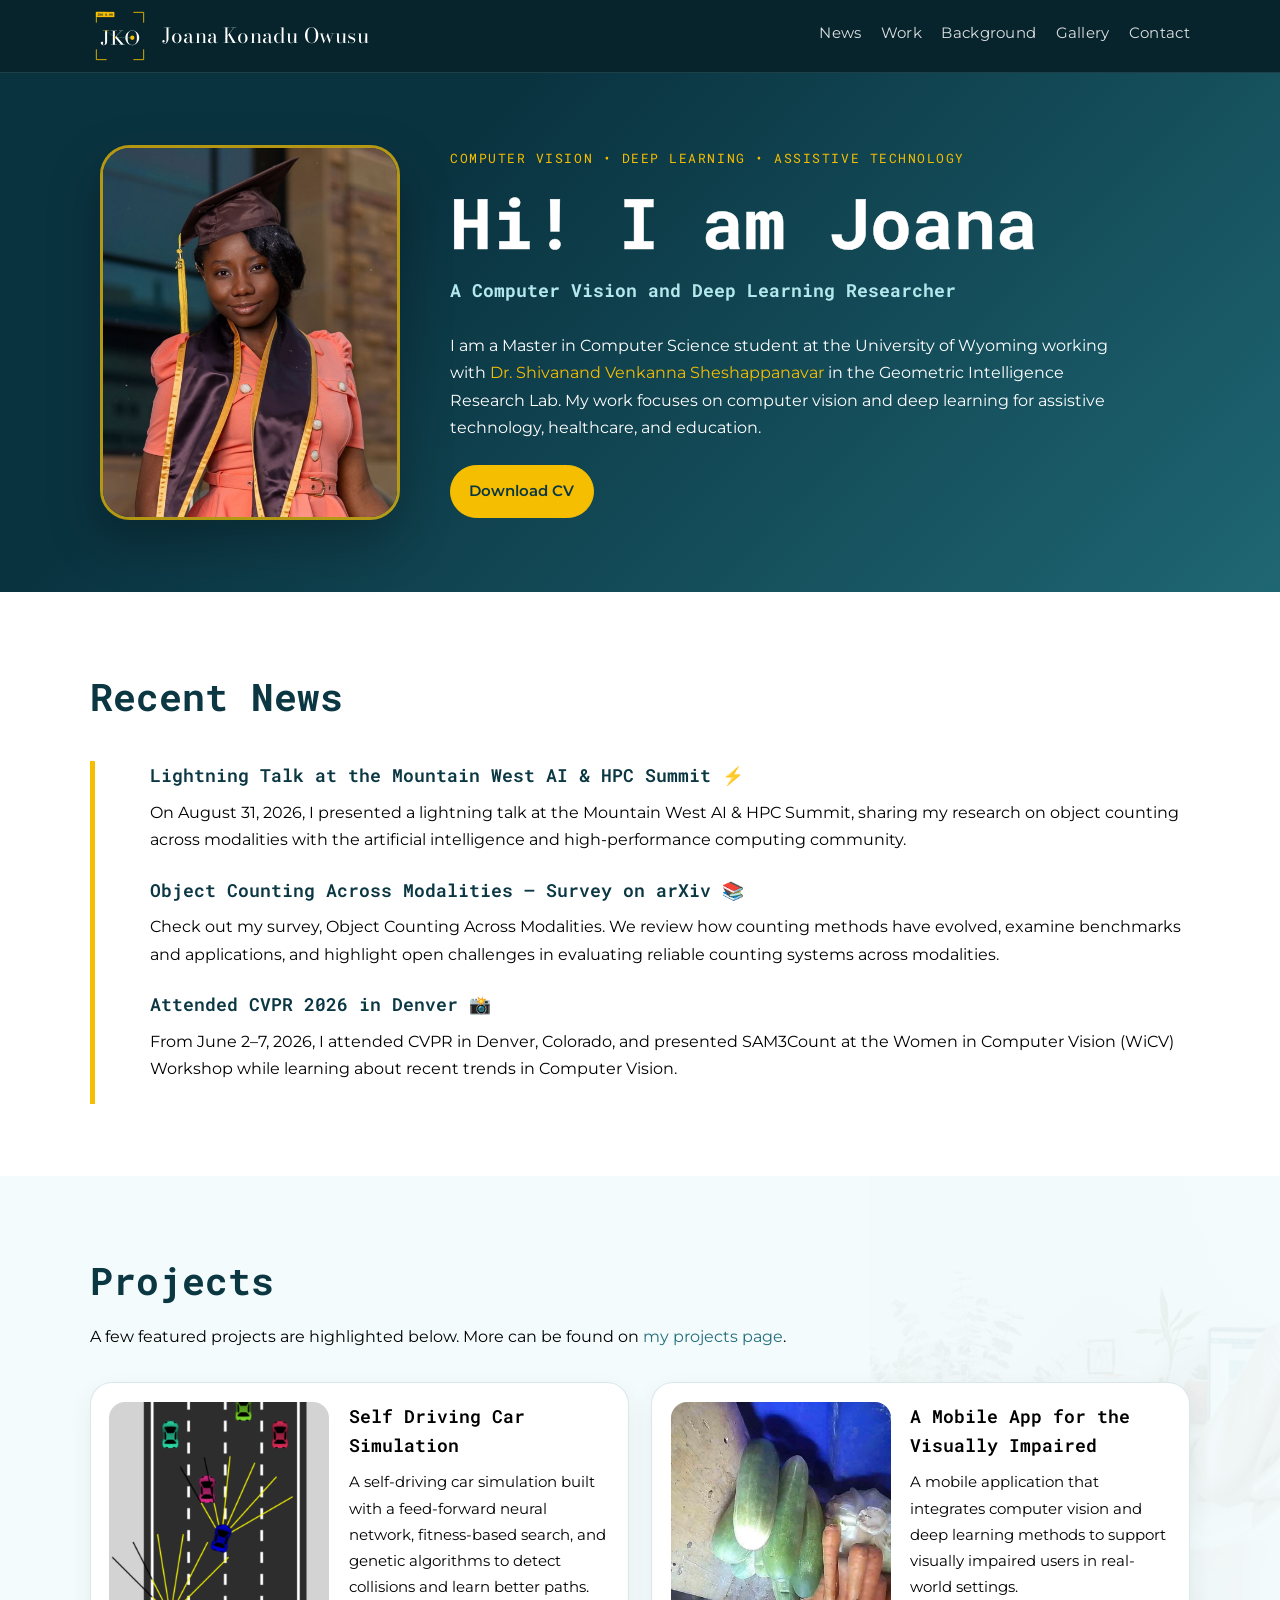
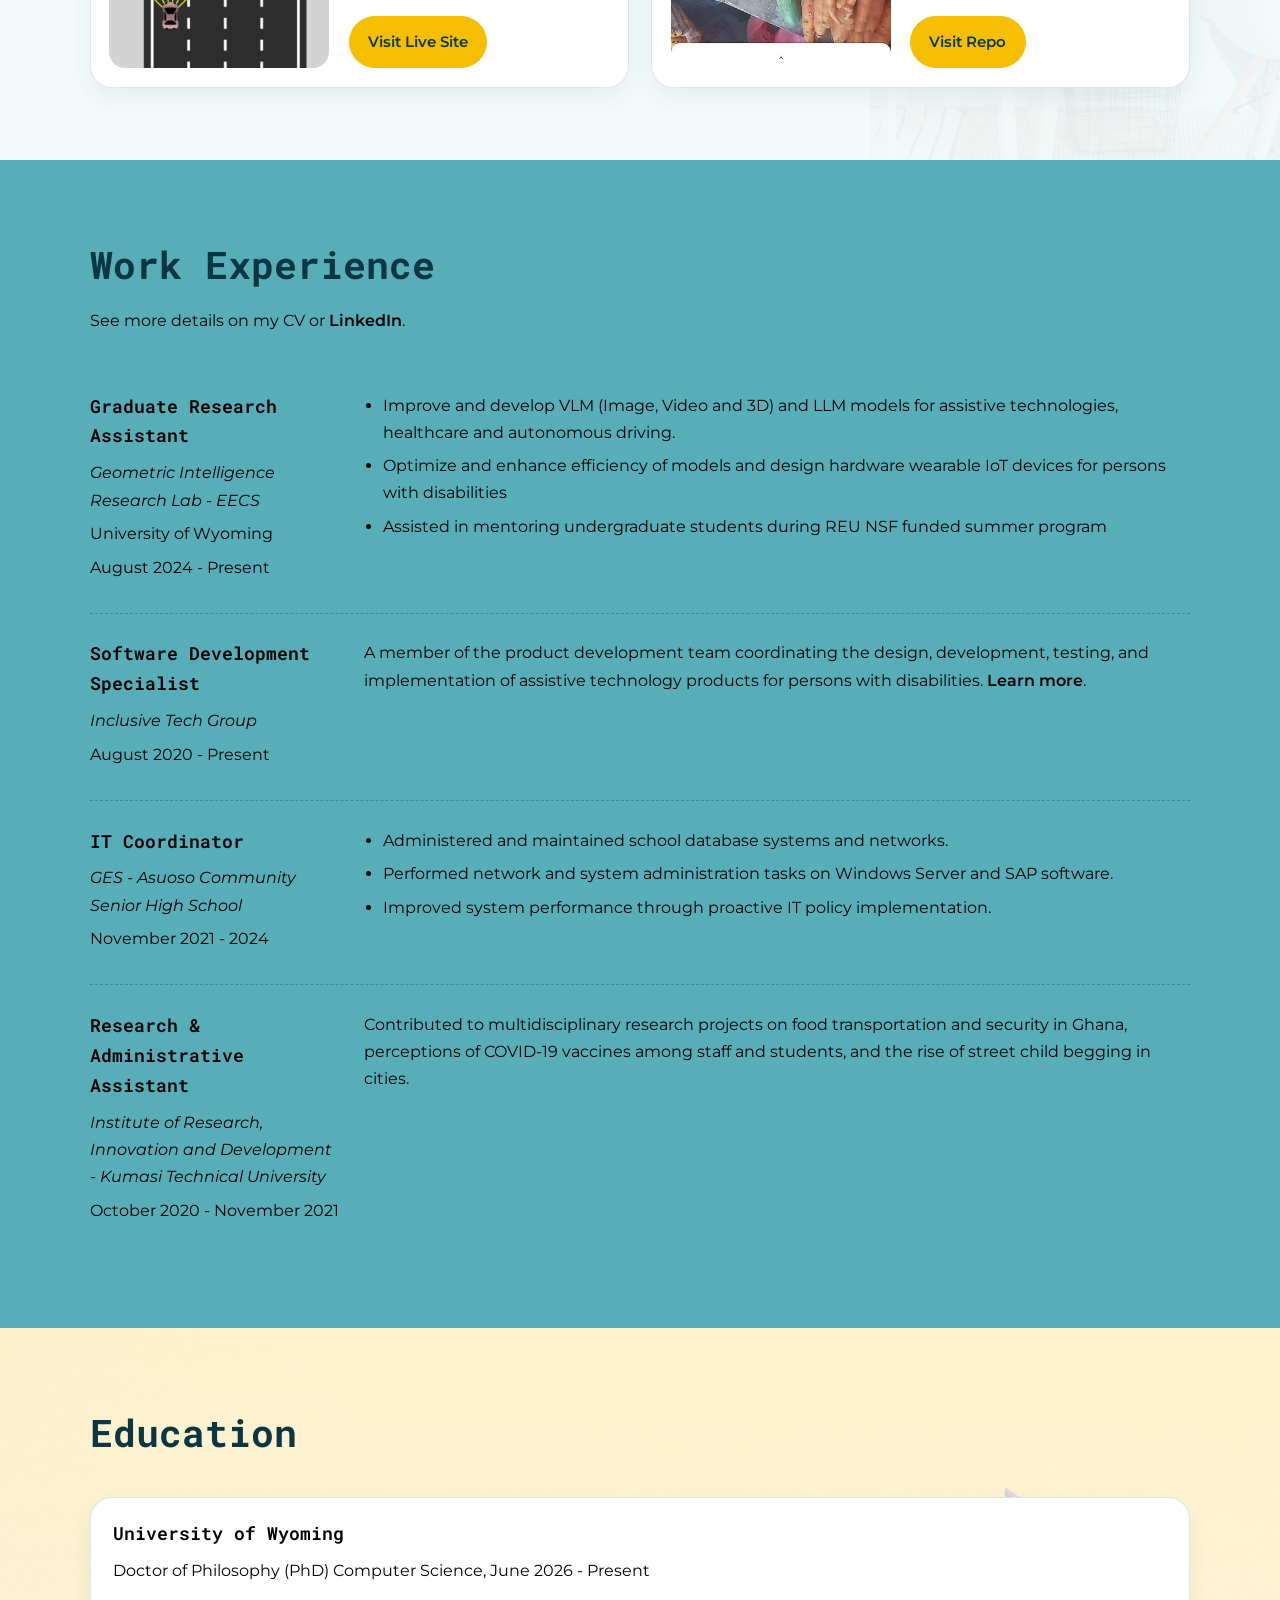
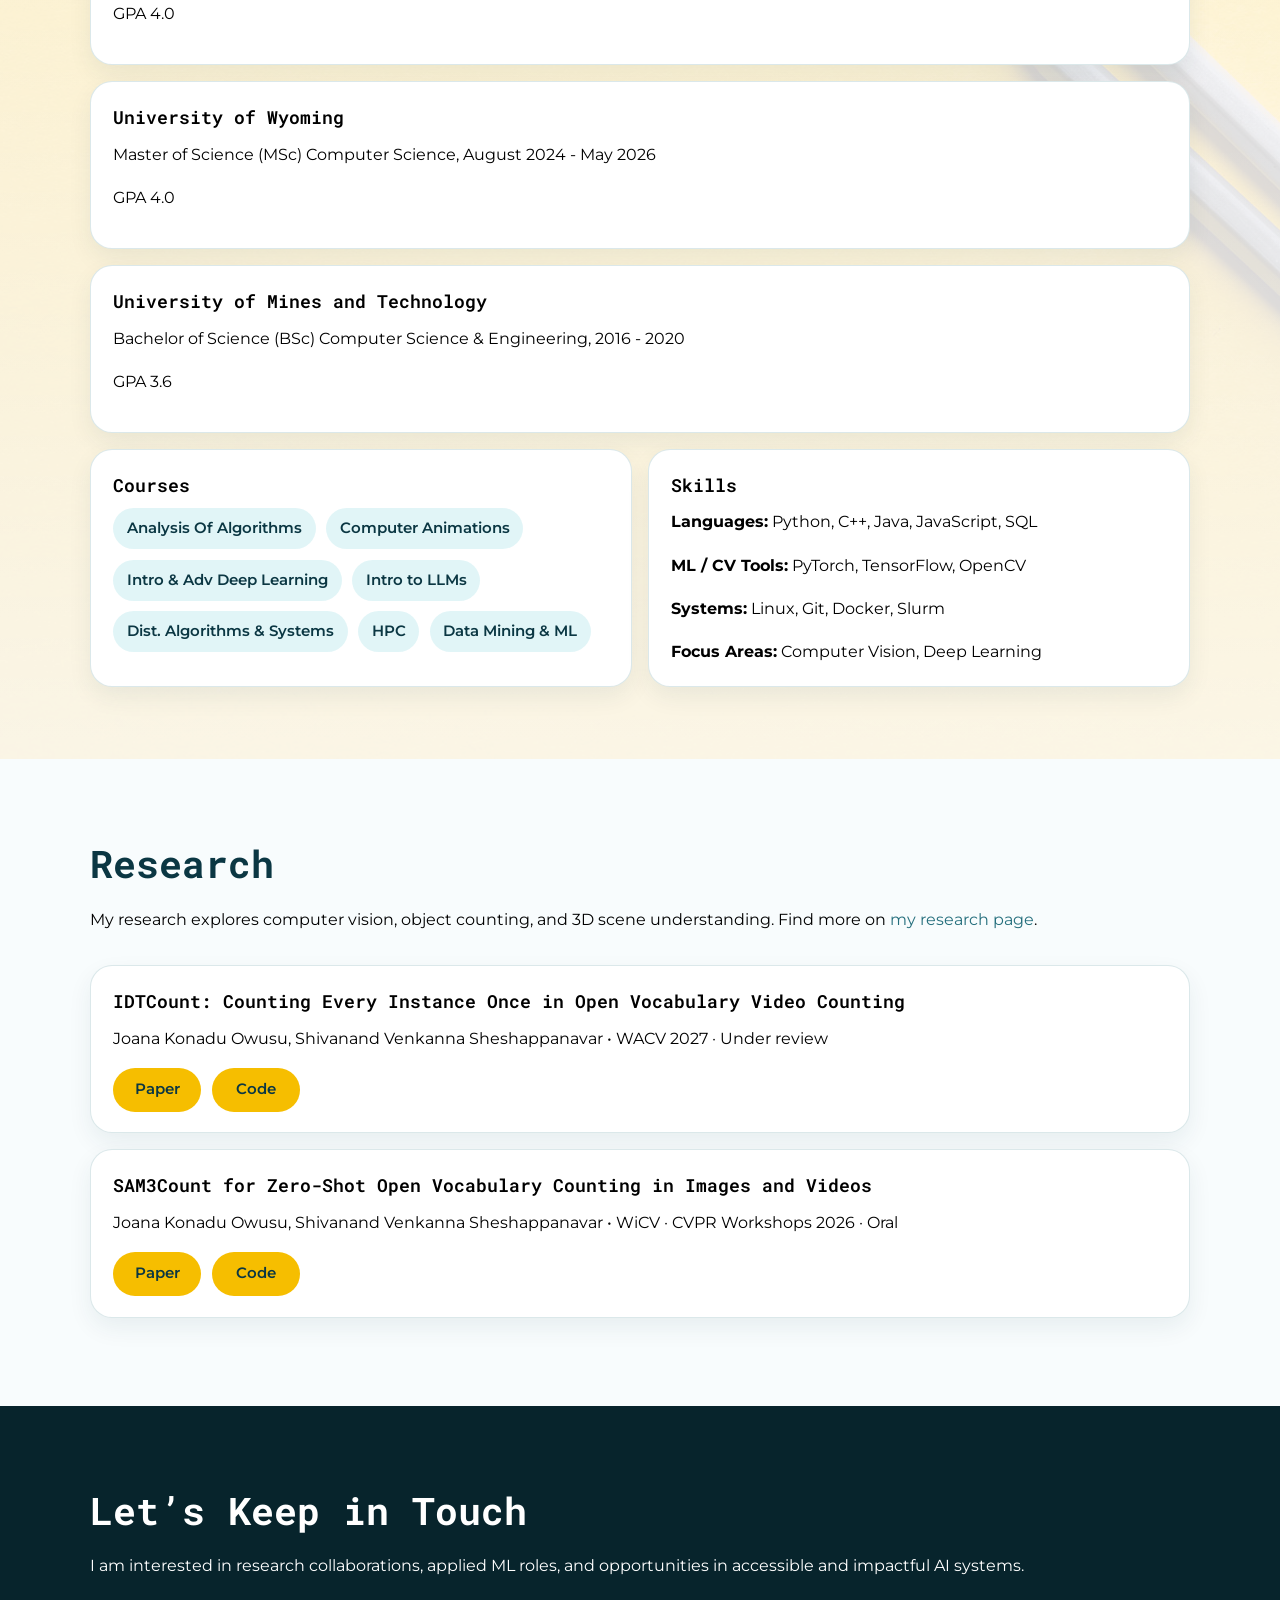
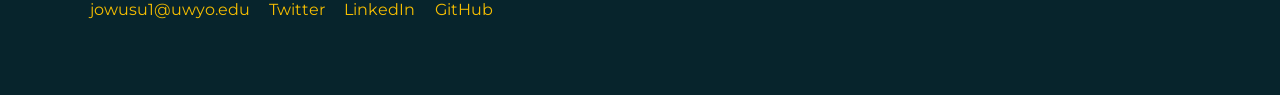
<file: index.html>
<!DOCTYPE html>
<html lang="en">
  <head>
    <meta charset="UTF-8" />
    <meta name="viewport" content="width=device-width, initial-scale=1.0" />
    <link rel="icon" href="name_icon.ico" sizes="any" />
    <link rel="icon" type="image/svg+xml" href="images/branding/favicon.svg?v=3" />
    <link rel="apple-touch-icon" href="apple-touch-icon.png" />
    <title>Joana Konadu Owusu</title>
    <link href="https://fonts.googleapis.com/css?family=Montserrat:400,600&display=swap" rel="stylesheet" />
    <link href="https://fonts.googleapis.com/css2?family=Roboto+Mono:wght@400;500;600;700&display=swap" rel="stylesheet" />
    <link href="https://fonts.googleapis.com/css2?family=Bodoni+Moda:opsz,wght@6..96,400;6..96,500;6..96,600;6..96,700&display=swap" rel="stylesheet" />
    <link href="https://fonts.googleapis.com/css2?family=DM+Serif+Display&family=Playfair+Display:wght@700;800&display=swap" rel="stylesheet" />
    <link rel="stylesheet" href="css/styles.css?v=16" />
      <script>
      // On reload, start at the top instead of jumping to the last section (#contact etc.)
      (function () {
        var nav = performance.getEntriesByType && performance.getEntriesByType('navigation')[0];
        if (nav && nav.type === 'reload') {
          if ('scrollRestoration' in history) history.scrollRestoration = 'manual';
          if (location.hash) history.replaceState(null, '', location.pathname + location.search);
          window.addEventListener('load', function () { window.scrollTo(0, 0); });
        }
      })();
    </script>
    <script src="js/navigation.js?v=1" defer></script>
  </head>
  <body>
    <header class="site-header">
      <div class="nav-wrap">
        <a href="#top" class="brand"><img src="images/branding/jko.svg" alt="" width="60" height="60" />Joana Konadu Owusu</a>
        <button class="nav-toggle" type="button" aria-label="Toggle navigation" aria-expanded="false" aria-controls="primary-navigation">
          <svg class="menu-icon" viewBox="0 0 24 24" fill="none" stroke="currentColor" stroke-width="2" aria-hidden="true"><path d="M3 6h18M3 12h18M3 18h18" /></svg>
          <svg class="close-icon" viewBox="0 0 24 24" fill="none" stroke="currentColor" stroke-width="2" aria-hidden="true"><path d="m5 5 14 14M19 5 5 19" /></svg>
        </button>
        <nav id="primary-navigation" class="site-nav" aria-label="Primary navigation">
          <a href="pages/blog.html">News</a>
          <a href="pages/research.html">Work</a>
          <a href="#experience">Background</a>
          <a href="pages/gallery.html">Gallery</a>
          <a href="#contact">Contact</a>
        </nav>
      </div>
    </header>

    <main id="top">
      <section class="profile hero-section">
        <div class="content-wrap hero-layout">
          <div class="profile-pic">
            <img src="images/grad_profile.jpg" alt="Graduation portrait of Joana Konadu Owusu" />
          </div>
          <div class="profile-content">
            <p class="eyebrow">Computer Vision • Deep Learning • Assistive Technology</p>
            <h1 class="typed typed-line-1" aria-label="Hi! I am Joana"><span class="hi-part" aria-hidden="true">Hi</span><span class="hi-bang" aria-hidden="true">!</span><span class="hi-rest" aria-hidden="true"> I am Joana</span></h1>
            <h2  class="typed typed-line-2">A Computer Vision and Deep Learning Researcher</h2>
            <p>
              I am a Master in Computer Science student at the University of Wyoming working with
              <a href="https://sheshap.github.io/" target="_blank" rel="noreferrer">Dr. Shivanand Venkanna Sheshappanavar</a>
              in the Geometric Intelligence Research Lab. My work focuses on computer vision and deep learning
              for assistive technology, healthcare, and education.
            </p>
            <div class="hero-actions">
              <a href="Joana_Konadu_Owusu_CV.pdf" download="Joana_Owusu_CV.pdf" target="_blank" class="flat-button">Download CV</a>
            </div>
          </div>
        </div>
      </section>

      <section id="news" class="news section-block">
        <div class="content-wrap">
          <div class="section-heading">
            <h2>Recent News</h2>
          </div>

          <div data-recent-news></div>
          <noscript><p>Visit the blog to read my news and updates.</p></noscript>
        </div>
      </section>

      <section id="projects" class="img-wrap section-block">
        <div class="content-wrap2 projects">
          <div class="section-heading">
            <h2>Projects</h2>
            <p>
              A few featured projects are highlighted below. More can be found on
              <a href="pages/projects.html">my projects page</a>.
            </p>
          </div>
          <div class="project-grid">
<section class="project-item card">
              <img src="images/project/car.png" alt="Self-driving car simulation on a road" />
              <div>
                <h3>Self Driving Car Simulation</h3>
                <p>
                  A self-driving car simulation built with a feed-forward neural network, fitness-based search,
                  and genetic algorithms to detect collisions and learn better paths.
                </p>
                <a class="btn" href="https://joan947.github.io/ML_CAR_Game/" target="_blank" rel="noreferrer">Visit Live Site</a>
              </div>
            </section>
<section class="project-item card">
              <img src="images/project/mobile.jpg" alt="Mobile device" />
              <div>
                <h3>A Mobile App for the Visually Impaired</h3>
                <p>
                  A mobile application that integrates computer vision and deep learning methods to support
                  visually impaired users in real-world settings.
                </p>
                <a class="btn" href="https://github.com/Joan947/AndroidProject" target="_blank" rel="noreferrer">Visit Repo</a>
              </div>
            </section>
          </div>
        </div>
      </section>

      <section id="experience" class="work-experience section-block">
        <div class="content-wrap item-details divider">
          <div class="section-heading">
            <h2>Work Experience</h2>
            <p>
              See more details on my CV or
              <a href="https://www.linkedin.com/in/joana-konadu-owusu-8b735b182/" target="_blank" rel="noreferrer">LinkedIn</a>.
            </p>
          </div>

          <section class="job-item">
            <div class="job-details">
              <h3>Graduate Research Assistant</h3>
              <p>Geometric Intelligence Research Lab - EECS</p>
              <p>University of Wyoming</p>
              <p>August 2024 - Present</p>
            </div>
            <div class="job-summary">
              <ul>
                <li>Improve and develop VLM (Image, Video and 3D) and LLM models for assistive technologies, healthcare and autonomous driving.</li>
                <li>Optimize and enhance efficiency of models and design hardware wearable IoT devices for persons with disabilities</li>
                <li>Assisted in mentoring undergraduate students during REU NSF funded summer program</li>
              </ul>
            </div>
          </section>

          <section class="job-item">
            <div class="job-details">
              <h3>Software Development Specialist</h3>
              <p>Inclusive Tech Group</p>
              <p>August 2020 - Present</p>
            </div>
            <div class="job-summary">
              <p>
                A member of the product development team coordinating the design, development, testing,
                and implementation of assistive technology products for persons with disabilities.
                <a href="https://inclusivetechgroup.org/" target="_blank" rel="noreferrer">Learn more</a>.
              </p>
            </div>
          </section>

          <section class="job-item">
            <div class="job-details">
              <h3>IT Coordinator</h3>
              <p>GES - Asuoso Community Senior High School</p>
              <p>November 2021 - 2024</p>
            </div>
            <div class="job-summary">
              <ul>
                <li>Administered and maintained school database systems and networks.</li>
                <li>Performed network and system administration tasks on Windows Server and SAP software.</li>
                <li>Improved system performance through proactive IT policy implementation.</li>
              </ul>
            </div>
          </section>

          <section class="job-item">
            <div class="job-details">
              <h3>Research &amp; Administrative Assistant</h3>
              <p>Institute of Research, Innovation and Development - Kumasi Technical University</p>
              <p>October 2020 - November 2021</p>
            </div>
            <div class="job-summary">
              <p>
                Contributed to multidisciplinary research projects on food transportation and security in Ghana,
                perceptions of COVID-19 vaccines among staff and students, and the rise of street child begging in cities.
              </p>
            </div>
          </section>
        </div>
      </section>

      <section id="education" class="education section-block">
        <div class="content-wrap item-details">
          <div class="section-heading">
            <h2>Education</h2>
          </div>

          <section class="edu-card">
            <h3>University of Wyoming</h3>
            <p>Doctor of Philosophy (PhD) Computer Science, June 2026 - Present</p>
            <p>GPA 4.0</p>
          </section>

          <section class="edu-card">
            <h3>University of Wyoming</h3>
            <p>Master of Science (MSc) Computer Science, August 2024 - May 2026</p>
            <p>GPA 4.0</p>
          </section>

          <section class="edu-card">
            <h3>University of Mines and Technology</h3>
            <p>Bachelor of Science (BSc) Computer Science &amp; Engineering, 2016 - 2020</p>
            <p>GPA 3.6</p>
          </section>

          <div class="detail-grid">
            <section class="edu-card detail-card">
              <h3>Courses</h3>
              <div class="tag-list">
                <span class="tag">Analysis Of Algorithms</span>
                <span class="tag">Computer Animations</span>
                <span class="tag">Intro &amp; Adv Deep Learning</span>
                <span class="tag">Intro to LLMs</span>
                <span class="tag">Dist. Algorithms &amp; Systems</span>
                <span class="tag">HPC</span>
                <span class="tag">Data Mining &amp; ML</span>
              </div>
            </section>

            <section class="edu-card detail-card">
              <h3>Skills</h3>
              <div class="skill-block">
                <p><strong>Languages:</strong> Python, C++, Java, JavaScript, SQL</p>
                <p><strong>ML / CV Tools:</strong> PyTorch, TensorFlow, OpenCV</p>
                <p><strong>Systems:</strong> Linux, Git, Docker, Slurm </p>
                <p><strong>Focus Areas:</strong> Computer Vision, Deep Learning</p>
              </div>
            </section>
          </div>
        </div>
      </section>

      
      <section id="research" class="publications section-block">
        <div class="content-wrap item-details">
          <div class="section-heading">
            <h2>Research</h2>
            <p>
              My research explores computer vision, object counting, and 3D scene understanding.
              Find more on <a href="pages/publications.html" style="color: var(--color-mid);">my research page</a>.
            </p>
          </div>
          <section class="pub-item pub-card">
            <div class="pub-copy">
              <h3>IDTCount: Counting Every Instance Once in Open Vocabulary Video Counting</h3>
              <p>Joana Konadu Owusu, Shivanand Venkanna Sheshappanavar • WACV 2027 · Under review</p>
              <div class="pub-links">
                <a href="https://openreview.net/pdf?id=FNnVIBdmQP" class="pub-link" target="_blank" rel="noreferrer">Paper</a>
                <a href="https://github.com/Joan947/OVAC" class="pub-link" target="_blank" rel="noreferrer">Code</a>
              </div>
            </div>
          </section>

          <section class="pub-item pub-card">
            <div class="pub-copy">
              <h3>SAM3Count for Zero-Shot Open Vocabulary Counting in Images and Videos</h3>
              <p>Joana Konadu Owusu, Shivanand Venkanna Sheshappanavar • WiCV · CVPR Workshops 2026 · Oral</p>
              <div class="pub-links">
                <a href="https://openaccess.thecvf.com/content/CVPR2026W/WiCV/html/Owusu_SAM3Count_for_Zero-Shot_Open_Vocabulary_Counting_in_Images_and_Videos_CVPRW_2026_paper.html" class="pub-link" target="_blank" rel="noreferrer">Paper</a>
                <a href="https://github.com/Joan947/SAM3Count" class="pub-link" target="_blank" rel="noreferrer">Code</a>
              </div>
            </div>
          </section>
        </div>
      </section>

      <footer id="contact">
        <div class="content-wrap">
          <h2>Let’s Keep in Touch</h2>
          <p>I am interested in research collaborations, applied ML roles, and opportunities in accessible and impactful AI systems.</p>
          <ul class="contact-list">
            <li><a href="mailto:jowusu1@uwyo.edu">jowusu1@uwyo.edu</a></li>
            <li><a href="https://twitter.com/joan_deLords" target="_blank" rel="noreferrer">Twitter</a></li>
            <li><a href="https://www.linkedin.com/in/joana-konadu-owusu-8b735b182/" target="_blank" rel="noreferrer">LinkedIn</a></li>
            <li><a href="https://github.com/Joan947" target="_blank" rel="noreferrer">GitHub</a></li>
          </ul>
        </div>
      </footer>
    </main>

    <script src="js/posts.js?v=3" defer></script>
    <script src="js/news.js?v=3" defer></script>
    <script>
      const navLinks = document.querySelectorAll('.site-nav a');
      const sections = document.querySelectorAll('#news, #projects, #research, #experience, #education, #contact');

      function setActiveLink(id) {
        // Background covers both work experience and education.
        if (id === 'education') id = 'experience';
        navLinks.forEach((link) => {
          const href = link.getAttribute('href');
          const isActive = (id === 'projects' || id === 'research')
            ? href === 'research.html'
            : id === 'news'
              ? href === 'blog.html'
              : href === `#${id}`;
          link.classList.toggle('active', isActive);
          if (isActive) {
            link.setAttribute('aria-current', 'page');
          } else {
            link.removeAttribute('aria-current');
          }
        });
      }

      const observer = new IntersectionObserver(
        (entries) => {
          const visibleSections = entries
            .filter((entry) => entry.isIntersecting)
            .sort((a, b) => b.intersectionRatio - a.intersectionRatio);

          if (visibleSections.length > 0) {
            setActiveLink(visibleSections[0].target.id);
          }
        },
        {
          rootMargin: '-20% 0px -55% 0px',
          threshold: [0.1, 0.2, 0.35, 0.5, 0.7]
        }
      );

      sections.forEach((section) => observer.observe(section));

      window.addEventListener('load', () => {
        const current = [...sections].find((section) => {
          const rect = section.getBoundingClientRect();
          return rect.top <= 140 && rect.bottom >= 140;
        });
        if (current) setActiveLink(current.id);
      });
    </script>
  </body>
</html>
</file>
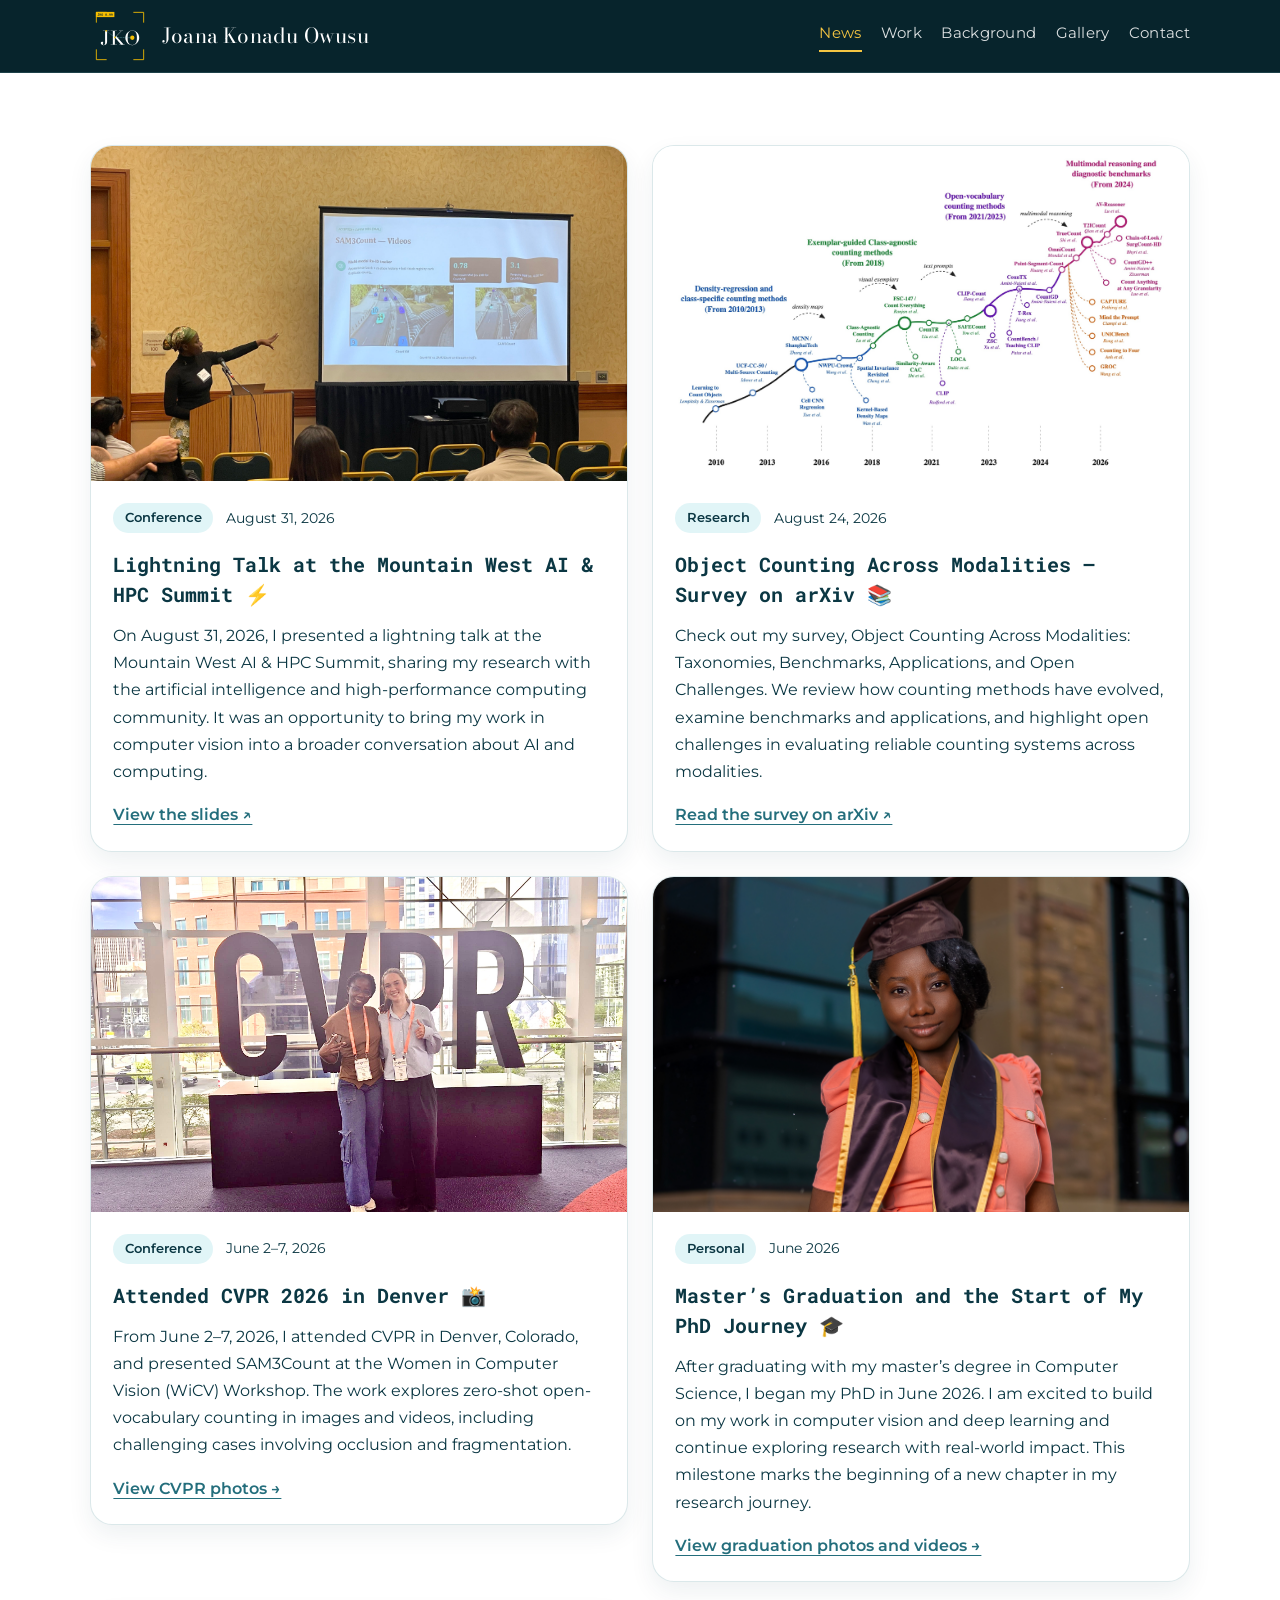
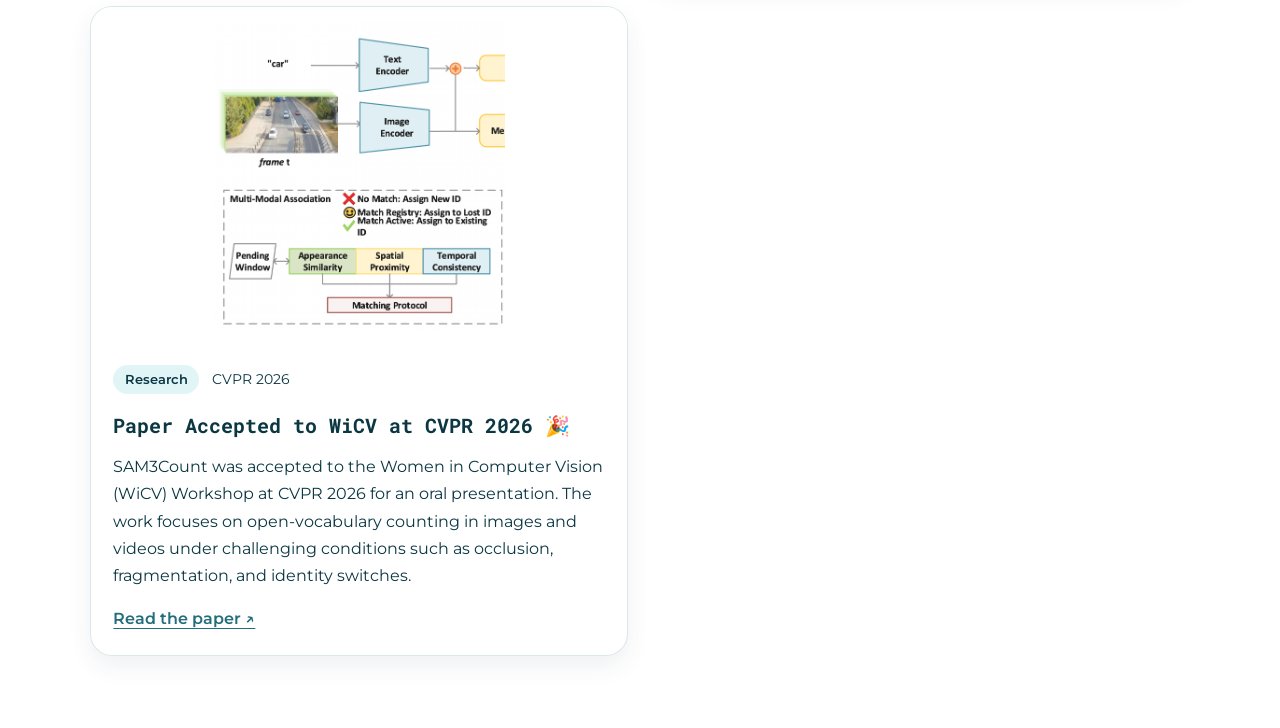
<file: pages/blog.html>
<!DOCTYPE html>
<html lang="en">
  <head>
    <meta charset="UTF-8" />
    <meta name="viewport" content="width=device-width, initial-scale=1.0" />
    <link rel="icon" href="../name_icon.ico" sizes="any" />
    <link rel="icon" type="image/svg+xml" href="../images/branding/favicon.svg?v=3" />
    <link rel="apple-touch-icon" href="../apple-touch-icon.png" />
    <title>Posts | Joana Konadu Owusu</title>
    <link href="https://fonts.googleapis.com/css?family=Montserrat:400,600&display=swap" rel="stylesheet" />
    <link href="https://fonts.googleapis.com/css2?family=Roboto+Mono:wght@400;500;600;700&display=swap" rel="stylesheet" />
    <link href="https://fonts.googleapis.com/css2?family=Bodoni+Moda:opsz,wght@6..96,400;6..96,500;6..96,600;6..96,700&display=swap" rel="stylesheet" />
    <link href="https://fonts.googleapis.com/css2?family=DM+Serif+Display&family=Playfair+Display:wght@700;800&display=swap" rel="stylesheet" />
    <link rel="stylesheet" href="../css/styles.css?v=16" />
    <link rel="stylesheet" href="../css/blog.css?v=3" />
    <script src="../js/posts.js?v=3" defer></script>
    <script src="../js/news.js?v=3" defer></script>
    <script src="../js/navigation.js?v=1" defer></script>
  </head>
  <body>
    <header class="site-header">
      <div class="nav-wrap">
        <a href="../index.html#top" class="brand"><img src="../images/branding/jko.svg" alt="" width="60" height="60" />Joana Konadu Owusu</a>
        <button class="nav-toggle" type="button" aria-label="Toggle navigation" aria-expanded="false" aria-controls="primary-navigation">
          <svg class="menu-icon" viewBox="0 0 24 24" fill="none" stroke="currentColor" stroke-width="2" aria-hidden="true"><path d="M3 6h18M3 12h18M3 18h18" /></svg>
          <svg class="close-icon" viewBox="0 0 24 24" fill="none" stroke="currentColor" stroke-width="2" aria-hidden="true"><path d="m5 5 14 14M19 5 5 19" /></svg>
        </button>
        <nav id="primary-navigation" class="site-nav" aria-label="Primary navigation">
          <a href="blog.html" class="active" aria-current="page">News</a>
          <a href="research.html">Work</a>
          <a href="../index.html#experience">Background</a>
          <a href="gallery.html">Gallery</a>
          <a href="../index.html#contact">Contact</a>
        </nav>
      </div>
    </header>

    <main>
      <div class="content-wrap">
        <div class="blog-grid" data-blog-posts></div>
        <noscript><p>Please enable JavaScript to view the posts.</p></noscript>
      </div>
    </main>
  </body>
</html>
</file>
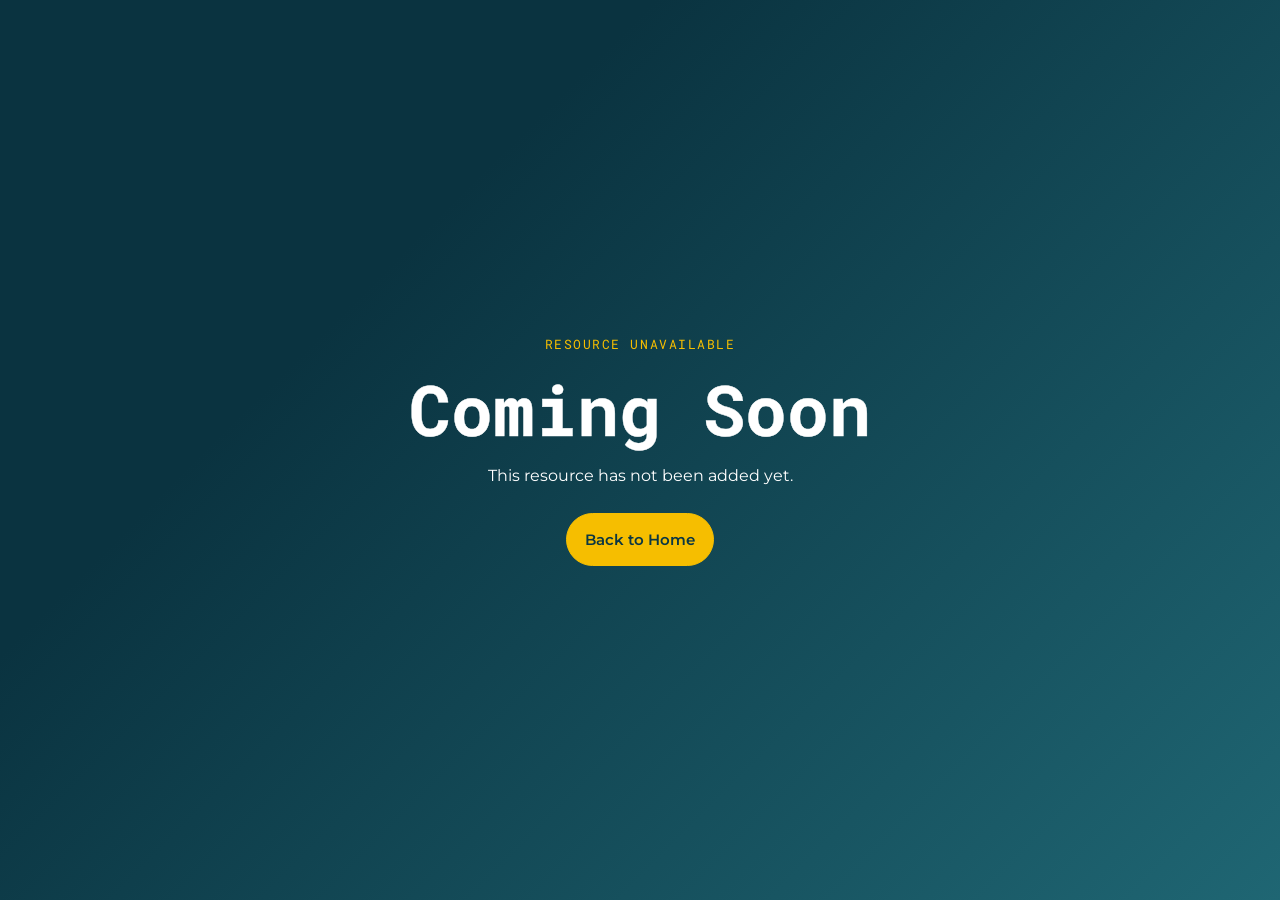
<file: pages/coming-soon.html>
<!DOCTYPE html>
<html lang="en">
  <head>
    <meta charset="UTF-8" />
    <meta name="viewport" content="width=device-width, initial-scale=1.0" />
    <title>Coming Soon</title>
    <link rel="icon" href="../name_icon.ico" sizes="any" />
    <link rel="icon" type="image/svg+xml" href="../images/branding/favicon.svg?v=3" />
    <link rel="apple-touch-icon" href="../apple-touch-icon.png" />
    <link href="https://fonts.googleapis.com/css?family=Montserrat:400,600&display=swap" rel="stylesheet" />
    <link href="https://fonts.googleapis.com/css2?family=Roboto+Mono:wght@400;500;600;700&display=swap" rel="stylesheet" />
    <link href="https://fonts.googleapis.com/css2?family=Bodoni+Moda:opsz,wght@6..96,400;6..96,500;6..96,600;6..96,700&display=swap" rel="stylesheet" />
    <link href="https://fonts.googleapis.com/css2?family=DM+Serif+Display&family=Playfair+Display:wght@700;800&display=swap" rel="stylesheet" />
    <link rel="stylesheet" href="../css/styles.css?v=16" />
  </head>
  <body>
    <main>
      <section class="profile hero-section" style="min-height:100vh; display:flex; align-items:center;">
        <div class="content-wrap" style="text-align:center;">
          <p class="eyebrow">Resource Unavailable</p>
          <h1 style="margin-bottom:1rem;">Coming Soon</h1>
          <p style="max-width:680px; margin:0 auto 1.5rem; color:#ffffff;">This resource has not been added yet.</p>
          <a href="../index.html#top" class="flat-button">Back to Home</a>
        </div>
      </section>
    </main>
  </body>
</html>
</file>
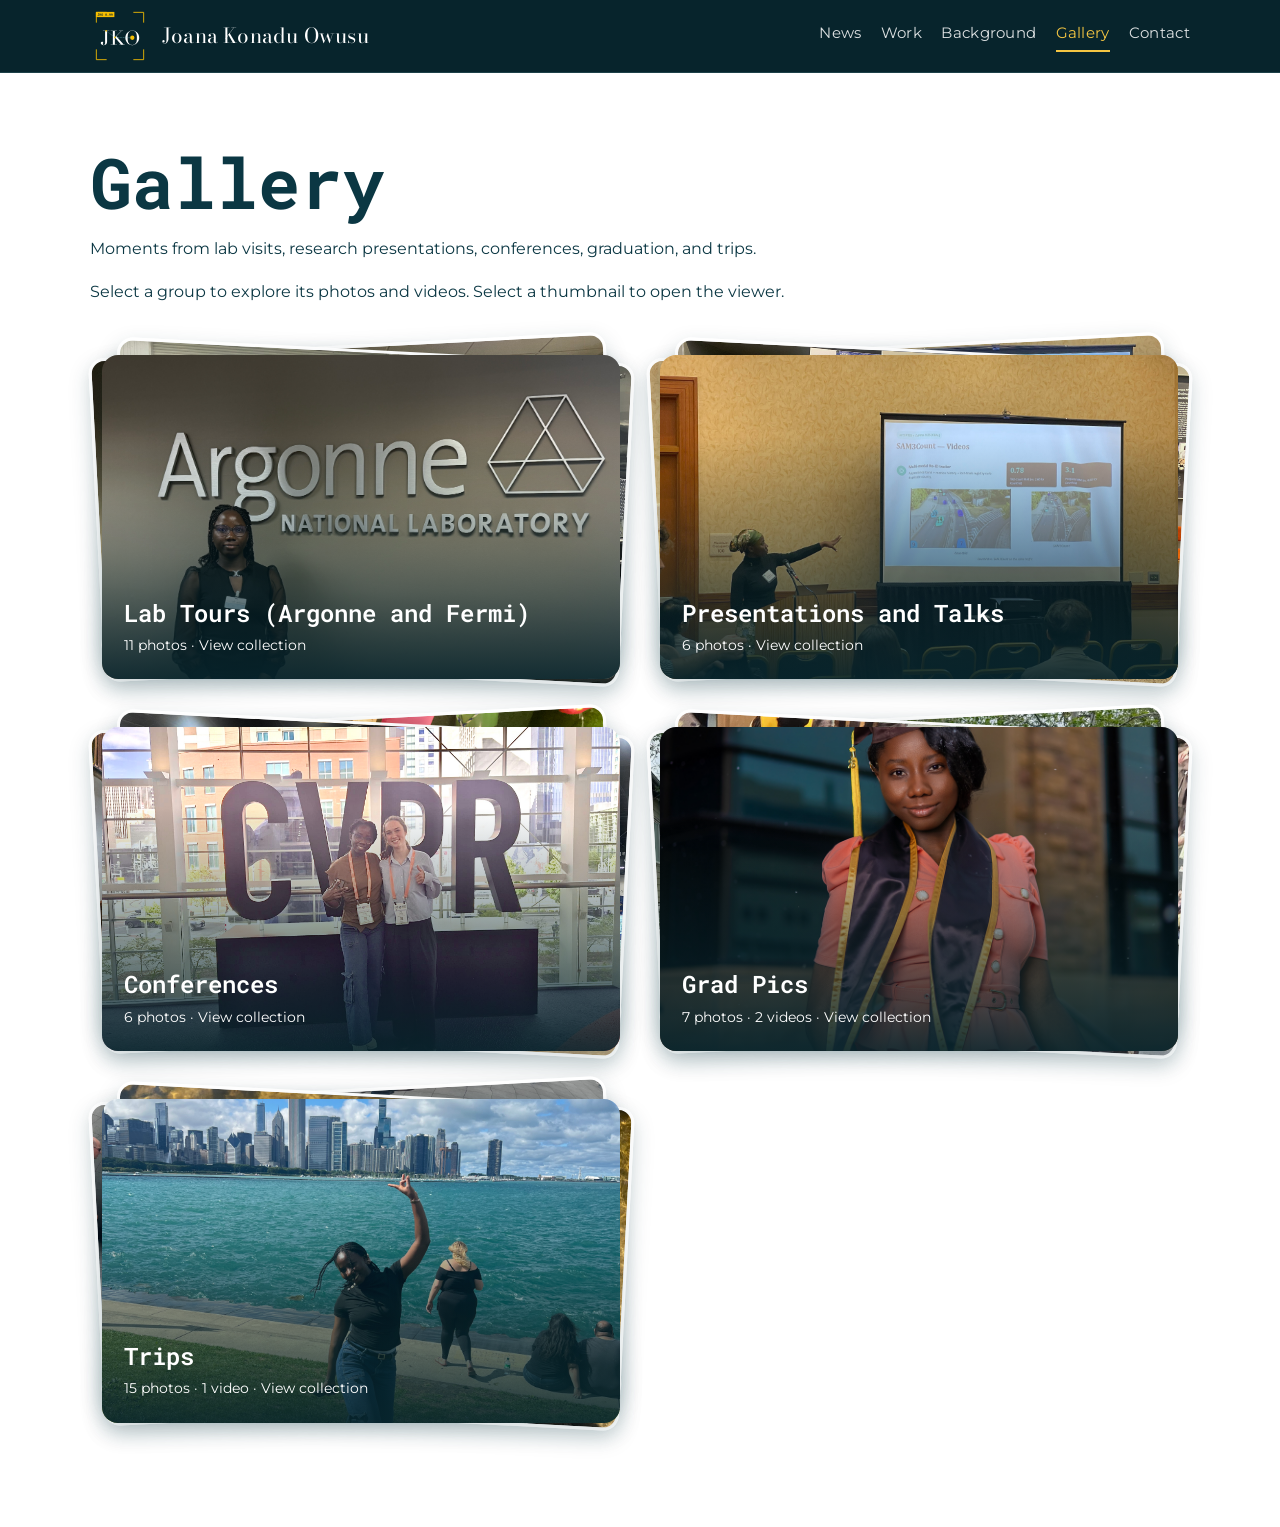
<file: pages/gallery.html>
<!DOCTYPE html>
<html lang="en">
  <head>
    <meta charset="UTF-8" />
    <meta name="viewport" content="width=device-width, initial-scale=1.0" />
    <link rel="icon" href="../name_icon.ico" sizes="any" />
    <link rel="icon" type="image/svg+xml" href="../images/branding/favicon.svg?v=3" />
    <link rel="apple-touch-icon" href="../apple-touch-icon.png" />
    <title>Gallery | Joana Konadu Owusu</title>
    <link href="https://fonts.googleapis.com/css?family=Montserrat:400,600&display=swap" rel="stylesheet" />
    <link href="https://fonts.googleapis.com/css2?family=Roboto+Mono:wght@400;500;600;700&display=swap" rel="stylesheet" />
    <link href="https://fonts.googleapis.com/css2?family=Bodoni+Moda:opsz,wght@6..96,400;6..96,500;6..96,600;6..96,700&display=swap" rel="stylesheet" />
    <link href="https://fonts.googleapis.com/css2?family=DM+Serif+Display&family=Playfair+Display:wght@700;800&display=swap" rel="stylesheet" />
    <link rel="stylesheet" href="../css/styles.css?v=16" />
    <style>
      .gallery-heading { color: var(--color-heading); margin-bottom: 1rem; }
      .album-cards { display: grid; grid-template-columns: repeat(2, minmax(0, 1fr)); gap: 48px 40px; padding: 18px 12px 32px; }
      .album-card { position: relative; display: block; width: 100%; aspect-ratio: 1.6; padding: 0; border: 0; background: transparent; cursor: pointer; text-align: left; color: white; font: inherit; isolation: isolate; }
      .album-card > img, .album-cover { position: absolute; inset: 0; width: 100%; height: 100%; border-radius: 16px; box-shadow: 0 8px 22px color-mix(in srgb, var(--color-text) 18%, transparent); }
      .album-card > img { object-fit: cover; border: 3px solid white; }
      .album-card > img:nth-child(1) { transform: translate(-6px,-10px) rotate(-3deg); z-index: -2; }
      .album-card > img:nth-child(2) { transform: translate(7px,-5px) rotate(3deg); z-index: -1; }
      .album-cover { overflow: hidden; transition: transform .2s ease; }
      .album-cover > img { width: 100%; height: 100%; object-fit: cover; }
      .album-cover::after { content: ''; position: absolute; inset: 0; background: linear-gradient(transparent 25%, color-mix(in srgb, var(--color-header-bg) 92%, transparent)); }
      .album-label { position: absolute; z-index: 1; bottom: 0; padding: 22px; left: 0; right: 0; }
      .album-title { display: block; font-family: 'Roboto Mono', sans-serif; font-size: clamp(1.05rem, 2.3vw, 1.5rem); font-weight: 600; line-height: 1.35; }
      .album-count { display: block; margin-top: 5px; font-size: .85rem; }
      .album-card:hover .album-cover { transform: translateY(-4px); }
      .album-card[aria-expanded="true"] .album-cover { outline: 3px solid var(--color-accent); outline-offset: 3px; }
      .album-card:focus-visible, .gallery-grid a:focus-visible { outline: 3px solid var(--color-mid); outline-offset: 5px; }
      .album-panel { scroll-margin-top: 170px; padding: 24px 0; }
      .album-panel[hidden] { display: none; }
      .album-panel-heading { display: flex; justify-content: space-between; align-items: center; gap: 20px; margin-bottom: 20px; }
      .album-panel h2 { font-size: clamp(1.3rem, 3vw, 2rem); margin: 0; }
      .album-close { border: 1px solid var(--color-mid); background: var(--color-surface); color: var(--color-text); border-radius: 999px; padding: 8px 16px; cursor: pointer; font: inherit; }
      .gallery-grid { display: flex; flex-direction: column; gap: 8px; }
      .gallery-row { display: flex; gap: 8px; }
      .gallery-grid figure { margin: 0; min-width: 0; }
      .gallery-grid a { position: relative; display: block; width: 100%; height: 100%; }
      .gallery-grid img { width: 100%; height: 100%; }
      .lightbox { position: fixed; inset: 0; width: 100vw; max-width: none; height: 100dvh; max-height: none; margin: 0; padding: 64px 60px 80px; border: 0; background: color-mix(in srgb, var(--color-header-bg) 97%, transparent); color: white; }
      .lightbox::backdrop { background: var(--color-header-bg); }
      .lightbox[open] { display: flex; align-items: center; justify-content: center; }
      .video-badge { position: absolute; bottom: 8px; left: 8px; background: color-mix(in srgb, var(--color-header-bg) 90%, transparent); color: white; border-radius: 999px; padding: 3px 10px; font-size: .8rem; }
      .lightbox [hidden] { display: none !important; }
      .lightbox img, .lightbox video { width: 100%; height: 100%; object-fit: contain; }
      .lightbox button { position: absolute; border: 1px solid rgba(255,255,255,.5); background: var(--color-header-bg); color: white; border-radius: 50%; width: 44px; height: 44px; cursor: pointer; font-size: 26px; }
      .lightbox button:focus-visible { outline: 3px solid var(--color-accent); outline-offset: 3px; }
      .lightbox-close { top: 14px; right: 16px; }
      .lightbox-prev { left: 8px; top: calc(50% - 22px); }
      .lightbox-next { right: 8px; top: calc(50% - 22px); }
      .lightbox-caption { position: absolute; bottom: 15px; left: 60px; right: 60px; text-align: center; margin: 0; font-size: .9rem; }
      @media (max-width: 600px) { .album-cards { grid-template-columns: 1fr; gap: 38px; } .album-label { padding: 18px; } .lightbox { padding: 66px 10px 110px; } .lightbox-caption { left: 18px; right: 18px; bottom: 20px; } }
      @media (prefers-reduced-motion: reduce) { .album-cover { transition: none; } }
    </style>
    <script src="../js/navigation.js?v=1" defer></script>
  </head>
  <body>
    <header class="site-header">
      <div class="nav-wrap">
        <a href="../index.html#top" class="brand"><img src="../images/branding/jko.svg" alt="" width="60" height="60" />Joana Konadu Owusu</a>
        <button class="nav-toggle" type="button" aria-label="Toggle navigation" aria-expanded="false" aria-controls="primary-navigation">
          <svg class="menu-icon" viewBox="0 0 24 24" fill="none" stroke="currentColor" stroke-width="2" aria-hidden="true"><path d="M3 6h18M3 12h18M3 18h18" /></svg>
          <svg class="close-icon" viewBox="0 0 24 24" fill="none" stroke="currentColor" stroke-width="2" aria-hidden="true"><path d="m5 5 14 14M19 5 5 19" /></svg>
        </button>
        <nav id="primary-navigation" class="site-nav" aria-label="Primary navigation">
          <a href="blog.html">News</a>
          <a href="research.html">Work</a>
          <a href="../index.html#experience">Background</a>
          <a href="gallery.html" class="active" aria-current="page">Gallery</a>
          <a href="../index.html#contact">Contact</a>
        </nav>
      </div>
    </header>

    <main>
      <div class="content-wrap">
        <div class="section-heading">
          <h1 class="gallery-heading">Gallery</h1>
          <p>Moments from lab visits, research presentations, conferences, graduation, and trips.</p>
          <p>Select a group to explore its photos and videos. Select a thumbnail to open the viewer.</p>
        </div>
        <div class="album-cards">
          <button class="album-card" id="album-0" aria-expanded="false" aria-controls="panel-0">
            <img src="../images/gallery/Lab%20Tours%20%28Argonne%20and%20Fermi%29/arg_nl_presentation_on_tour.jpg" alt="" aria-hidden="true" />
            <img src="../images/gallery/Lab%20Tours%20%28Argonne%20and%20Fermi%29/argnl.jpg" alt="" aria-hidden="true" />
            <span class="album-cover"><img src="../images/gallery/Lab%20Tours%20%28Argonne%20and%20Fermi%29/argonnenl.jpg" alt="" /><span class="album-label"><span class="album-title">Lab Tours (Argonne and Fermi)</span><span class="album-count">11 photos · View collection</span></span></span>
          </button>
          <button class="album-card" id="album-1" aria-expanded="false" aria-controls="panel-1">
            <img src="../images/gallery/Presentations%20and%20Talks/ai_lightning_talk.PNG" alt="" aria-hidden="true" />
            <img src="../images/gallery/Presentations%20and%20Talks/nserc.jpg" alt="" aria-hidden="true" />
            <span class="album-cover"><img src="../images/gallery/Presentations%20and%20Talks/ai_lightning_tLK.PNG" alt="" /><span class="album-label"><span class="album-title">Presentations and Talks</span><span class="album-count">6 photos · View collection</span></span></span>
          </button>
          <button class="album-card" id="album-2" aria-expanded="false" aria-controls="conferences">
            <img src="../images/gallery/Conferences/cvpr.jpg" alt="" aria-hidden="true" />
            <img src="../images/gallery/Conferences/cvpr_expo.jpg" alt="" aria-hidden="true" />
            <span class="album-cover"><img src="../images/gallery/Conferences/cvpr_conference.jpg" alt="" /><span class="album-label"><span class="album-title">Conferences</span><span class="album-count">6 photos · View collection</span></span></span>
          </button>
          <button class="album-card" id="album-3" aria-expanded="false" aria-controls="grad-pics">
            <img src="../images/gallery/Grad%20Pics/aavash_grad.jpeg" alt="" aria-hidden="true" />
            <img src="../images/gallery/Grad%20Pics/grad_walk.JPG" alt="" aria-hidden="true" />
            <span class="album-cover"><img src="../images/gallery/Grad%20Pics/ms_grad.JPG" alt="" /><span class="album-label"><span class="album-title">Grad Pics</span><span class="album-count">7 photos · 2 videos · View collection</span></span></span>
          </button>
          <button class="album-card" id="album-4" aria-expanded="false" aria-controls="panel-4">
            <img src="../images/gallery/Trips/cloudgate_chi.jpg" alt="" aria-hidden="true" />
            <img src="../images/gallery/Trips/lake_owen.jpg" alt="" aria-hidden="true" />
            <span class="album-cover"><img src="../images/gallery/Trips/lake_michigan.jpg" alt="" /><span class="album-label"><span class="album-title">Trips</span><span class="album-count">15 photos · 1 video · View collection</span></span></span>
          </button>
        </div>
        <section class="album-panel" id="panel-0" aria-labelledby="title-0" hidden>
          <div class="album-panel-heading"><h2 id="title-0">Lab Tours (Argonne and Fermi)</h2><button class="album-close" type="button">Close group</button></div>
          <div class="gallery-grid">
            <figure><a href="../images/gallery/Lab%20Tours%20%28Argonne%20and%20Fermi%29/arg_nl_presentation_on_tour.jpg" aria-label="A presentation during the Argonne laboratory tour (open full image)"><img src="../images/gallery/Lab%20Tours%20%28Argonne%20and%20Fermi%29/arg_nl_presentation_on_tour.jpg" alt="A presentation during the Argonne laboratory tour" width="1600" height="1200" loading="lazy" decoding="async" /></a></figure>
            <figure><a href="../images/gallery/Lab%20Tours%20%28Argonne%20and%20Fermi%29/argnl.jpg" aria-label="Inside Argonne National Laboratory (open full image)"><img src="../images/gallery/Lab%20Tours%20%28Argonne%20and%20Fermi%29/argnl.jpg" alt="Inside Argonne National Laboratory" width="1200" height="1600" loading="lazy" decoding="async" /></a></figure>
            <figure><a href="../images/gallery/Lab%20Tours%20%28Argonne%20and%20Fermi%29/argonneadphsource.jpg" aria-label="At the Advanced Photon Source at Argonne (open full image)"><img src="../images/gallery/Lab%20Tours%20%28Argonne%20and%20Fermi%29/argonneadphsource.jpg" alt="At the Advanced Photon Source at Argonne" width="1600" height="1200" loading="lazy" decoding="async" /></a></figure>
            <figure><a href="../images/gallery/Lab%20Tours%20%28Argonne%20and%20Fermi%29/argonnenl.jpg" aria-label="Visiting Argonne National Laboratory (open full image)"><img src="../images/gallery/Lab%20Tours%20%28Argonne%20and%20Fermi%29/argonnenl.jpg" alt="Visiting Argonne National Laboratory" width="1600" height="990" loading="lazy" decoding="async" /></a></figure>
            <figure><a href="../images/gallery/Lab%20Tours%20%28Argonne%20and%20Fermi%29/ferm_nl.jpg" aria-label="Exploring an exhibit at Fermilab (open full image)"><img src="../images/gallery/Lab%20Tours%20%28Argonne%20and%20Fermi%29/ferm_nl.jpg" alt="Exploring an exhibit at Fermilab" width="1600" height="1200" loading="lazy" decoding="async" /></a></figure>
            <figure><a href="../images/gallery/Lab%20Tours%20%28Argonne%20and%20Fermi%29/fermi.jpg" aria-label="Group visit to Fermilab (open full image)"><img src="../images/gallery/Lab%20Tours%20%28Argonne%20and%20Fermi%29/fermi.jpg" alt="Group visit to Fermilab" width="1200" height="1600" loading="lazy" decoding="async" /></a></figure>
            <figure><a href="../images/gallery/Lab%20Tours%20%28Argonne%20and%20Fermi%29/fermi_lab_centers.jpg" aria-label="Science and architecture exhibit at Fermilab (open full image)"><img src="../images/gallery/Lab%20Tours%20%28Argonne%20and%20Fermi%29/fermi_lab_centers.jpg" alt="Science and architecture exhibit at Fermilab" width="1600" height="1200" loading="lazy" decoding="async" /></a></figure>
            <figure><a href="../images/gallery/Lab%20Tours%20%28Argonne%20and%20Fermi%29/fermi_nl.jpg" aria-label="A view of the Fermilab grounds (open full image)"><img src="../images/gallery/Lab%20Tours%20%28Argonne%20and%20Fermi%29/fermi_nl.jpg" alt="A view of the Fermilab grounds" width="1200" height="1600" loading="lazy" decoding="async" /></a></figure>
            <figure><a href="../images/gallery/Lab%20Tours%20%28Argonne%20and%20Fermi%29/fermi_quantumcomp.jpg" aria-label="Quantum computing equipment at Fermilab (open full image)"><img src="../images/gallery/Lab%20Tours%20%28Argonne%20and%20Fermi%29/fermi_quantumcomp.jpg" alt="Quantum computing equipment at Fermilab" width="1200" height="1600" loading="lazy" decoding="async" /></a></figure>
            <figure><a href="../images/gallery/Lab%20Tours%20%28Argonne%20and%20Fermi%29/mobilty_lab_argonne.jpg" aria-label="Visiting the mobility laboratory at Argonne (open full image)"><img src="../images/gallery/Lab%20Tours%20%28Argonne%20and%20Fermi%29/mobilty_lab_argonne.jpg" alt="Visiting the mobility laboratory at Argonne" width="1200" height="1600" loading="lazy" decoding="async" /></a></figure>
            <figure><a href="../images/gallery/Lab%20Tours%20%28Argonne%20and%20Fermi%29/research_facilty_argonne.jpg" aria-label="Materials engineering research facility at Argonne (open full image)"><img src="../images/gallery/Lab%20Tours%20%28Argonne%20and%20Fermi%29/research_facilty_argonne.jpg" alt="Materials engineering research facility at Argonne" width="1600" height="1200" loading="lazy" decoding="async" /></a></figure>
          </div>
        </section>
        <section class="album-panel" id="panel-1" aria-labelledby="title-1" hidden>
          <div class="album-panel-heading"><h2 id="title-1">Presentations and Talks</h2><button class="album-close" type="button">Close group</button></div>
          <div class="gallery-grid">
            <figure><a href="../images/gallery/Presentations%20and%20Talks/ai_lightning_tLK.PNG" aria-label="Presenting an AI lightning talk (open full image)"><img src="../images/gallery/Presentations%20and%20Talks/ai_lightning_tLK.PNG" alt="Presenting an AI lightning talk" width="1600" height="1200" loading="lazy" decoding="async" /></a></figure>
            <figure><a href="../images/gallery/Presentations%20and%20Talks/ai_lightning_talk.PNG" aria-label="Discussing research during an AI lightning talk (open full image)"><img src="../images/gallery/Presentations%20and%20Talks/ai_lightning_talk.PNG" alt="Discussing research during an AI lightning talk" width="1600" height="1200" loading="lazy" decoding="async" /></a></figure>
            <figure><a href="../images/gallery/Presentations%20and%20Talks/nserc.jpg" aria-label="Standing beside a research poster with a colleague (open full image)"><img src="../images/gallery/Presentations%20and%20Talks/nserc.jpg" alt="Standing beside a research poster with a colleague" width="1600" height="1200" loading="lazy" decoding="async" /></a></figure>
            <figure><a href="../images/gallery/Presentations%20and%20Talks/nserc_project.jpg" aria-label="Sharing a research project at a poster session (open full image)"><img src="../images/gallery/Presentations%20and%20Talks/nserc_project.jpg" alt="Sharing a research project at a poster session" width="1600" height="1200" loading="lazy" decoding="async" /></a></figure>
            <figure><a href="../images/gallery/Presentations%20and%20Talks/oral_presentation_wicv.JPG" aria-label="Presenting at the Women in Computer Vision workshop (open full image)"><img src="../images/gallery/Presentations%20and%20Talks/oral_presentation_wicv.JPG" alt="Presenting at the Women in Computer Vision workshop" width="1600" height="1200" loading="lazy" decoding="async" /></a></figure>
            <figure><a href="../images/gallery/Presentations%20and%20Talks/wicv_oral_presentation.JPG" aria-label="Giving an oral presentation at WiCV (open full image)"><img src="../images/gallery/Presentations%20and%20Talks/wicv_oral_presentation.JPG" alt="Giving an oral presentation at WiCV" width="1200" height="1600" loading="lazy" decoding="async" /></a></figure>
          </div>
        </section>
        <section class="album-panel" id="conferences" aria-labelledby="title-2" hidden>
          <div class="album-panel-heading"><h2 id="title-2">Conferences</h2><button class="album-close" type="button">Close group</button></div>
          <div class="gallery-grid">
            <figure><a href="../images/gallery/Conferences/cvpr.jpg" aria-label="Meeting a fellow attendee at CVPR (open full image)"><img src="../images/gallery/Conferences/cvpr.jpg" alt="Meeting a fellow attendee at CVPR" width="1600" height="1200" loading="lazy" decoding="async" /></a></figure>
            <figure><a href="../images/gallery/Conferences/cvpr_conference.jpg" aria-label="With a fellow attendee at the CVPR sign (open full image)"><img src="../images/gallery/Conferences/cvpr_conference.jpg" alt="With a fellow attendee at the CVPR sign" width="1600" height="1200" loading="lazy" decoding="async" /></a></figure>
            <figure><a href="../images/gallery/Conferences/cvpr_expo.jpg" aria-label="The CVPR exhibition hall (open full image)"><img src="../images/gallery/Conferences/cvpr_expo.jpg" alt="The CVPR exhibition hall" width="1600" height="1200" loading="lazy" decoding="async" /></a></figure>
            <figure><a href="../images/gallery/Conferences/cvpr_oral.jpg" aria-label="Attending an oral presentation at CVPR (open full image)"><img src="../images/gallery/Conferences/cvpr_oral.jpg" alt="Attending an oral presentation at CVPR" width="1200" height="1600" loading="lazy" decoding="async" /></a></figure>
            <figure><a href="../images/gallery/Conferences/cvpr_orall.jpg" aria-label="A research talk at CVPR (open full image)"><img src="../images/gallery/Conferences/cvpr_orall.jpg" alt="A research talk at CVPR" width="1600" height="1200" loading="lazy" decoding="async" /></a></figure>
            <figure><a href="../images/gallery/Conferences/cvpr_pic.jpg" aria-label="At the CVPR conference (open full image)"><img src="../images/gallery/Conferences/cvpr_pic.jpg" alt="At the CVPR conference" width="1200" height="1600" loading="lazy" decoding="async" /></a></figure>
          </div>
        </section>
        <section class="album-panel" id="grad-pics" aria-labelledby="title-3" hidden>
          <div class="album-panel-heading"><h2 id="title-3">Grad Pics</h2><button class="album-close" type="button">Close group</button></div>
          <div class="gallery-grid">
            <figure><a href="../images/gallery/Grad%20Pics/aavash_grad.jpeg" aria-label="Celebrating graduation with a fellow graduate (open full image)"><img src="../images/gallery/Grad%20Pics/aavash_grad.jpeg" alt="Celebrating graduation with a fellow graduate" width="1200" height="1600" loading="lazy" decoding="async" /></a></figure>
            <figure><a href="../images/gallery/Grad%20Pics/grad_walk.JPG" aria-label="Walking at the graduation ceremony (open full image)"><img src="../images/gallery/Grad%20Pics/grad_walk.JPG" alt="Walking at the graduation ceremony" width="739" height="1600" loading="lazy" decoding="async" /></a></figure>
            <figure><a href="../images/gallery/Grad%20Pics/iss_grad_cert.jpg" aria-label="Receiving a graduation certificate (open full image)"><img src="../images/gallery/Grad%20Pics/iss_grad_cert.jpg" alt="Receiving a graduation certificate" width="1600" height="1200" loading="lazy" decoding="async" /></a></figure>
            <figure><a href="../images/gallery/Grad%20Pics/iss_grad_speech-web.mp4" data-video="true" aria-label="Graduation speech (play video)"><img src="../images/gallery/Grad%20Pics/iss_grad_speech-poster.jpg" alt="Graduation speech" width="720" height="1280" loading="lazy" decoding="async" /><span class="video-badge" aria-hidden="true">▶ Video</span></a></figure>
            <figure><a href="../images/gallery/Grad%20Pics/ms_grad.JPG" aria-label="Graduation portrait in cap and stole (open full image)"><img src="../images/gallery/Grad%20Pics/ms_grad.JPG" alt="Graduation portrait in cap and stole" width="1080" height="1350" loading="lazy" decoding="async" /></a></figure>
            <figure><a href="../images/gallery/Grad%20Pics/ms_grap_pic.JPG" aria-label="Graduation portrait in cap and gown (open full image)"><img src="../images/gallery/Grad%20Pics/ms_grap_pic.JPG" alt="Graduation portrait in cap and gown" width="1080" height="1350" loading="lazy" decoding="async" /></a></figure>
            <figure><a href="../images/gallery/Grad%20Pics/msc_grad_hooding-web.mp4" data-video="true" aria-label="Master’s graduation hooding ceremony (play video)"><img src="../images/gallery/Grad%20Pics/msc_grad_hooding-poster.jpg" alt="Master’s graduation hooding ceremony" width="576" height="1024" loading="lazy" decoding="async" /><span class="video-badge" aria-hidden="true">▶ Video</span></a></figure>
            <figure><a href="../images/gallery/Grad%20Pics/msc_graduation.JPG" aria-label="Celebrating graduation outdoors (open full image)"><img src="../images/gallery/Grad%20Pics/msc_graduation.JPG" alt="Celebrating graduation outdoors" width="543" height="405" loading="lazy" decoding="async" /></a></figure>
            <figure><a href="../images/gallery/Grad%20Pics/order_of_eng_induction_grad.jpg" aria-label="Order of the Engineer induction (open full image)"><img src="../images/gallery/Grad%20Pics/order_of_eng_induction_grad.jpg" alt="Order of the Engineer induction" width="1600" height="1200" loading="lazy" decoding="async" /></a></figure>
          </div>
        </section>
        <section class="album-panel" id="panel-4" aria-labelledby="title-4" hidden>
          <div class="album-panel-heading"><h2 id="title-4">Trips</h2><button class="album-close" type="button">Close group</button></div>
          <div class="gallery-grid">
            <figure><a href="../images/gallery/Trips/bark_walk_snowyRangetrip-web.mp4" data-video="true" aria-label="A walk during the Snowy Range trip (play video)"><img src="../images/gallery/Trips/bark_walk_snowyRangetrip-poster.jpg" alt="A walk during the Snowy Range trip" width="720" height="1280" loading="lazy" decoding="async" /><span class="video-badge" aria-hidden="true">▶ Video</span></a></figure>
            <figure><a href="../images/gallery/Trips/cloudgate_chi.jpg" aria-label="Visiting Cloud Gate in Chicago (open full image)"><img src="../images/gallery/Trips/cloudgate_chi.jpg" alt="Visiting Cloud Gate in Chicago" width="1200" height="1600" loading="lazy" decoding="async" /></a></figure>
            <figure><a href="../images/gallery/Trips/lake_michigan.jpg" aria-label="By Lake Michigan with the Chicago skyline (open full image)"><img src="../images/gallery/Trips/lake_michigan.jpg" alt="By Lake Michigan with the Chicago skyline" width="1200" height="1600" loading="lazy" decoding="async" /></a></figure>
            <figure><a href="../images/gallery/Trips/lake_owen.jpg" aria-label="Relaxing beside Lake Owen (open full image)"><img src="../images/gallery/Trips/lake_owen.jpg" alt="Relaxing beside Lake Owen" width="1200" height="1600" loading="lazy" decoding="async" /></a></figure>
            <figure><a href="../images/gallery/Trips/lakeowen_snowyrange.jpg" aria-label="Lake Owen in the Snowy Range (open full image)"><img src="../images/gallery/Trips/lakeowen_snowyrange.jpg" alt="Lake Owen in the Snowy Range" width="1200" height="1600" loading="lazy" decoding="async" /></a></figure>
            <figure><a href="../images/gallery/Trips/medbow.jpg" aria-label="Snowy scenery in Medicine Bow (open full image)"><img src="../images/gallery/Trips/medbow.jpg" alt="Snowy scenery in Medicine Bow" width="1600" height="1200" loading="lazy" decoding="async" /></a></figure>
            <figure><a href="../images/gallery/Trips/medbow_peak.jpg" aria-label="Snow-covered peaks in Medicine Bow (open full image)"><img src="../images/gallery/Trips/medbow_peak.jpg" alt="Snow-covered peaks in Medicine Bow" width="1600" height="1200" loading="lazy" decoding="async" /></a></figure>
            <figure><a href="../images/gallery/Trips/michigan_riv_chi.jpg" aria-label="Kayakers on the river in Chicago (open full image)"><img src="../images/gallery/Trips/michigan_riv_chi.jpg" alt="Kayakers on the river in Chicago" width="1600" height="1200" loading="lazy" decoding="async" /></a></figure>
            <figure><a href="../images/gallery/Trips/michigan_river.jpg" aria-label="River and city views in Chicago (open full image)"><img src="../images/gallery/Trips/michigan_river.jpg" alt="River and city views in Chicago" width="1600" height="1200" loading="lazy" decoding="async" /></a></figure>
            <figure><a href="../images/gallery/Trips/sn_range.jpg" aria-label="Exploring the Snowy Range (open full image)"><img src="../images/gallery/Trips/sn_range.jpg" alt="Exploring the Snowy Range" width="1600" height="1200" loading="lazy" decoding="async" /></a></figure>
            <figure><a href="../images/gallery/Trips/snowy_range.jpg" aria-label="The Snowy Range scenic overlook (open full image)"><img src="../images/gallery/Trips/snowy_range.jpg" alt="The Snowy Range scenic overlook" width="1600" height="1200" loading="lazy" decoding="async" /></a></figure>
            <figure><a href="../images/gallery/Trips/snowy_range_forest.JPG" aria-label="Among the trees in the Snowy Range (open full image)"><img src="../images/gallery/Trips/snowy_range_forest.JPG" alt="Among the trees in the Snowy Range" width="1200" height="1600" loading="lazy" decoding="async" /></a></figure>
            <figure><a href="../images/gallery/Trips/snw_range_forest_road.JPG" aria-label="Walking along a forest road in the Snowy Range (open full image)"><img src="../images/gallery/Trips/snw_range_forest_road.JPG" alt="Walking along a forest road in the Snowy Range" width="1200" height="1600" loading="lazy" decoding="async" /></a></figure>
            <figure><a href="../images/gallery/Trips/southisland_park_chicago.jpg" aria-label="A pond in a Chicago park (open full image)"><img src="../images/gallery/Trips/southisland_park_chicago.jpg" alt="A pond in a Chicago park" width="1200" height="1600" loading="lazy" decoding="async" /></a></figure>
            <figure><a href="../images/gallery/Trips/wall_art_chi.jpg" aria-label="Chicago street art (open full image)"><img src="../images/gallery/Trips/wall_art_chi.jpg" alt="Chicago street art" width="1600" height="1200" loading="lazy" decoding="async" /></a></figure>
            <figure><a href="../images/gallery/Trips/wood_landing_ranch_laramie.jpg" aria-label="Horseback riding at Wood Landing Ranch (open full image)"><img src="../images/gallery/Trips/wood_landing_ranch_laramie.jpg" alt="Horseback riding at Wood Landing Ranch" width="1200" height="1600" loading="lazy" decoding="async" /></a></figure>
          </div>
        </section>
      </div>
    </main>
    <dialog class="lightbox" aria-label="Photo and video viewer" aria-describedby="lightbox-caption">
      <button class="lightbox-close" aria-label="Close viewer" autofocus>×</button>
      <button class="lightbox-prev" aria-label="Previous item">‹</button>
      <img alt="" />
      <video controls playsinline preload="metadata" hidden aria-label="Gallery video"></video>
      <button class="lightbox-next" aria-label="Next item">›</button>
      <p class="lightbox-caption" id="lightbox-caption" aria-live="polite"></p>
    </dialog>
    <script>
      const cards = [...document.querySelectorAll('.album-card')];
      const panels = [...document.querySelectorAll('.album-panel')];
      const collections = panels.map(panel => {
        const figures = [...panel.querySelectorAll('figure')];
        // Interleave orientations where available before choosing balanced rows.
        const portrait = figures.filter(f => f.querySelector('img').width < f.querySelector('img').height);
        const landscape = figures.filter(f => !portrait.includes(f));
        const mixed = [];
        while (portrait.length || landscape.length) {
          if (landscape.length) mixed.push(landscape.shift());
          if (portrait.length) mixed.push(portrait.shift());
        }
        return mixed;
      });
      function justify(index) {
        const grid = panels[index].querySelector('.gallery-grid');
        const width = grid.clientWidth;
        if (!width) return;
        const figures = collections[index];
        const ratios = figures.map(f => {
          const img = f.querySelector('img');
          return Number(img.getAttribute('width')) / Number(img.getAttribute('height'));
        });
        const target = width < 600 ? 180 : 260;
        const costs = Array(figures.length + 1).fill(Infinity);
        const breaks = [];
        costs[figures.length] = 0;
        // Choose row breaks across the whole album, including the final row.
        for (let start = figures.length - 1; start >= 0; start--) {
          let sum = 0;
          for (let end = start; end < figures.length; end++) {
            sum += ratios[end];
            const height = (width - 8 * (end - start)) / sum;
            if (height <= 0) break;
            const cost = Math.pow(height - target, 2) + costs[end + 1];
            if (cost < costs[start]) { costs[start] = cost; breaks[start] = end + 1; }
          }
        }
        grid.replaceChildren();
        for (let start = 0; start < figures.length;) {
          const end = breaks[start];
          const sum = ratios.slice(start, end).reduce((a, b) => a + b, 0);
          const height = (width - 8 * (end - start - 1)) / sum;
          const row = document.createElement('div');
          row.className = 'gallery-row';
          row.style.height = `${height}px`;
          for (let i = start; i < end; i++) {
            figures[i].style.width = `${height * ratios[i]}px`;
            figures[i].style.flex = `0 0 ${height * ratios[i]}px`;
            row.append(figures[i]);
          }
          grid.append(row);
          start = end;
        }
      }
      cards.forEach((card, index) => {
        card.addEventListener('click', () => {
          const open = card.getAttribute('aria-expanded') !== 'true';
          cards.forEach((other, i) => {
            other.setAttribute('aria-expanded', String(open && i === index));
            panels[i].hidden = !(open && i === index);
          });
          if (open) {
            justify(index);
            panels[index].scrollIntoView({ behavior: 'instant', block: 'start' });
          }
        });
        panels[index].querySelector('.album-close').addEventListener('click', () => {
          panels[index].hidden = true;
          card.setAttribute('aria-expanded', 'false');
          card.focus();
        });
        new ResizeObserver(() => { if (!panels[index].hidden) justify(index); })
          .observe(panels[index].querySelector('.gallery-grid'));
      });
      // Open the requested album when arriving from a blog post or shared link.
      function openLinkedAlbum() {
        const id = location.hash.slice(1);
        const index = panels.findIndex(panel => panel.id === id);
        if (index < 0) return;
        if (panels[index].hidden) cards[index].click();
        else panels[index].scrollIntoView({ behavior: 'instant', block: 'start' });
      }
      window.addEventListener('hashchange', openLinkedAlbum);
      openLinkedAlbum();
      const lightbox = document.querySelector('.lightbox');
      const fullImage = lightbox.querySelector('img');
      const fullVideo = lightbox.querySelector('video');
      function stopVideo() {
        fullVideo.pause();
        fullVideo.removeAttribute('src');
        fullVideo.load();
      }
      let activePhotos = [], activePhoto = 0, opener, previousOverflow;
      function showPhoto(index) {
        activePhoto = (index + activePhotos.length) % activePhotos.length;
        const photo = activePhotos[activePhoto];
        stopVideo();
        const link = photo.closest('a');
        const isVideo = link.dataset.video === 'true';
        fullImage.hidden = isVideo;
        fullVideo.hidden = !isVideo;
        if (isVideo) {
          fullVideo.poster = photo.src;
          fullVideo.src = link.href;
          fullVideo.setAttribute('aria-label', photo.alt);
        } else {
          fullImage.src = link.href;
          fullImage.alt = photo.alt;
        }
        document.querySelector('.lightbox-caption').textContent = `${photo.alt} · ${activePhoto + 1} / ${activePhotos.length}`;
      }
      collections.forEach(photos => photos.forEach(figure => {
        const link = figure.querySelector('a');
        link.removeAttribute('target');
        link.addEventListener('click', event => {
          event.preventDefault();
          opener = link;
          activePhotos = photos.map(f => f.querySelector('img'));
          showPhoto(photos.indexOf(figure));
          previousOverflow = document.body.style.overflow;
          document.body.style.overflow = 'hidden';
          lightbox.showModal();
        });
      }));
      lightbox.querySelector('.lightbox-close').addEventListener('click', () => lightbox.close());
      lightbox.querySelector('.lightbox-prev').addEventListener('click', () => showPhoto(activePhoto - 1));
      lightbox.querySelector('.lightbox-next').addEventListener('click', () => showPhoto(activePhoto + 1));
      lightbox.addEventListener('keydown', event => {
        if (event.key === 'ArrowLeft' || event.key === 'ArrowRight') {
          event.preventDefault();
          showPhoto(activePhoto + (event.key === 'ArrowLeft' ? -1 : 1));
        }
      });
      lightbox.addEventListener('click', event => { if (event.target === lightbox) lightbox.close(); });
      lightbox.addEventListener('close', () => {
        stopVideo();
        document.body.style.overflow = previousOverflow;
        opener?.focus({ preventScroll: true });
      });
    </script>
  </body>
</html>
</file>
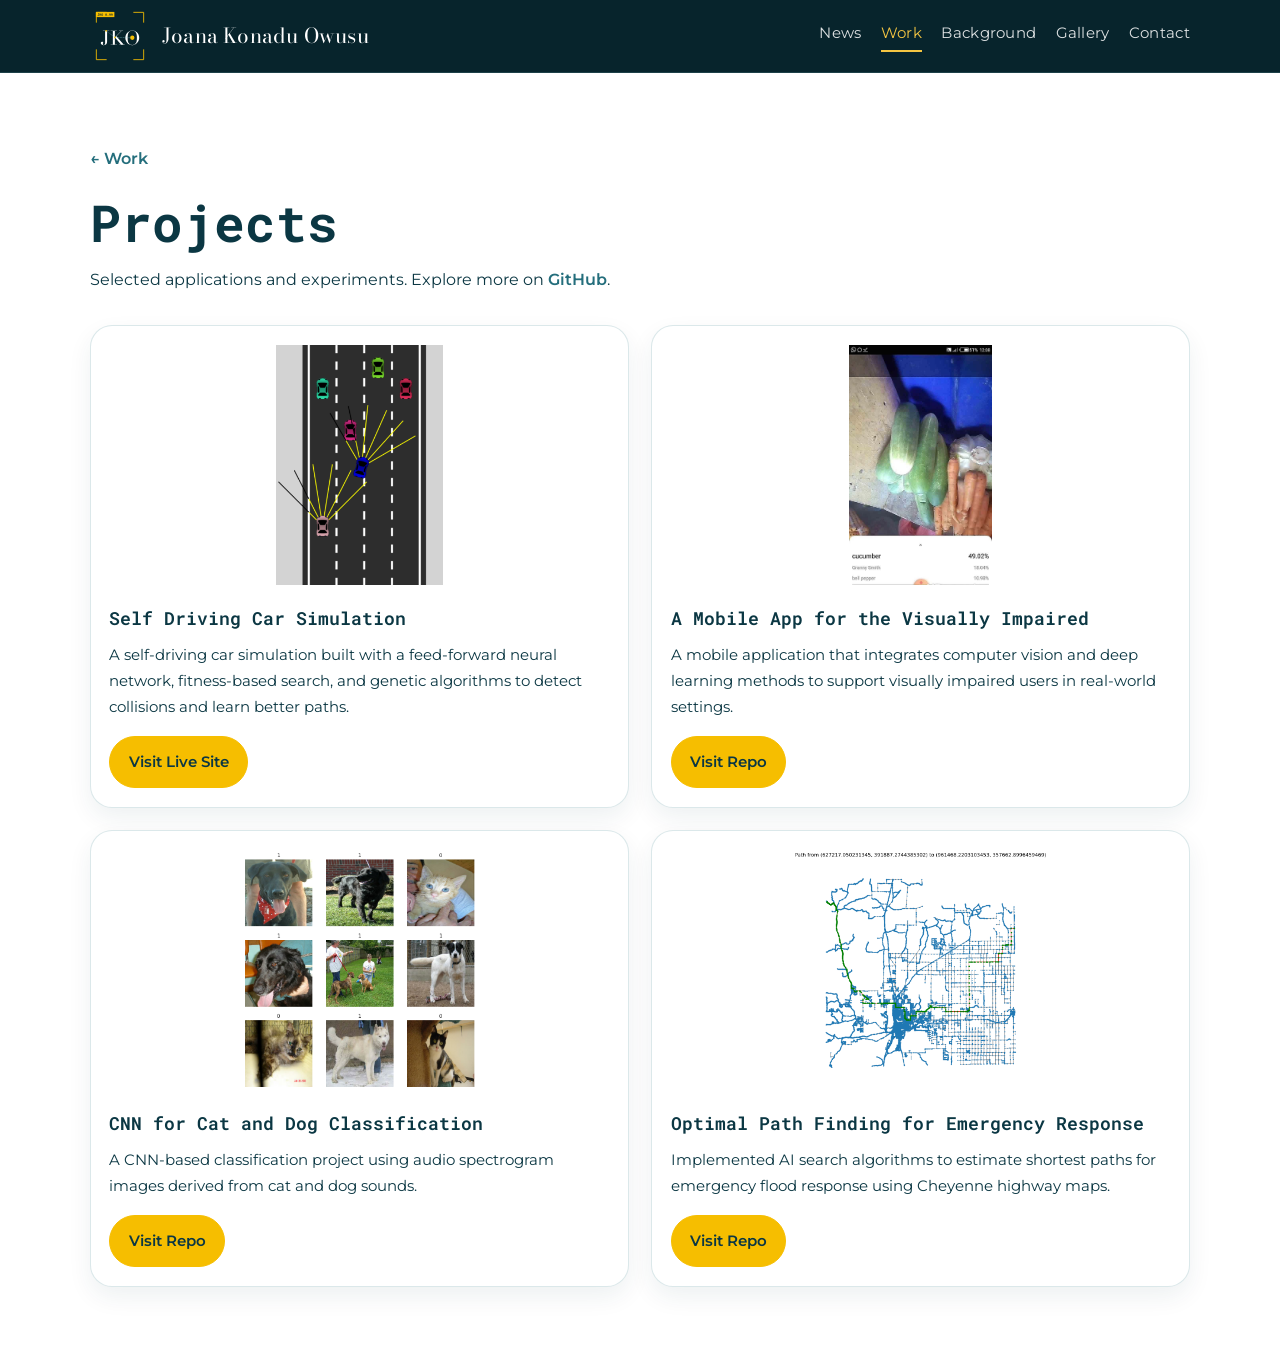
<file: pages/projects.html>
<!DOCTYPE html>
<html lang="en">
  <head>
    <meta charset="UTF-8" />
    <meta name="viewport" content="width=device-width, initial-scale=1.0" />
    <link rel="icon" href="../name_icon.ico" sizes="any" />
    <link rel="icon" type="image/svg+xml" href="../images/branding/favicon.svg?v=3" />
    <link rel="apple-touch-icon" href="../apple-touch-icon.png" />
    <title>Projects | Joana Konadu Owusu</title>
    <link href="https://fonts.googleapis.com/css?family=Montserrat:400,600&display=swap" rel="stylesheet" />
    <link href="https://fonts.googleapis.com/css2?family=Roboto+Mono:wght@400;500;600;700&display=swap" rel="stylesheet" />
    <link href="https://fonts.googleapis.com/css2?family=Bodoni+Moda:opsz,wght@6..96,400;6..96,500;6..96,600;6..96,700&display=swap" rel="stylesheet" />
    <link href="https://fonts.googleapis.com/css2?family=DM+Serif+Display&family=Playfair+Display:wght@700;800&display=swap" rel="stylesheet" />
    <link rel="stylesheet" href="../css/styles.css?v=16" />
    <link rel="stylesheet" href="../css/research.css?v=3" />
    <script src="../js/navigation.js?v=1" defer></script>
  </head>
  <body>
    <header class="site-header">
      <div class="nav-wrap">
        <a href="../index.html#top" class="brand"><img src="../images/branding/jko.svg" alt="" width="60" height="60" />Joana Konadu Owusu</a>
        <button class="nav-toggle" type="button" aria-label="Toggle navigation" aria-expanded="false" aria-controls="primary-navigation">
          <svg class="menu-icon" viewBox="0 0 24 24" fill="none" stroke="currentColor" stroke-width="2" aria-hidden="true"><path d="M3 6h18M3 12h18M3 18h18" /></svg>
          <svg class="close-icon" viewBox="0 0 24 24" fill="none" stroke="currentColor" stroke-width="2" aria-hidden="true"><path d="m5 5 14 14M19 5 5 19" /></svg>
        </button>
        <nav id="primary-navigation" class="site-nav" aria-label="Primary navigation">
          <a href="blog.html">News</a>
          <a href="research.html" class="active" aria-current="page">Work</a>
          <a href="../index.html#experience">Background</a>
          <a href="gallery.html">Gallery</a>
          <a href="../index.html#contact">Contact</a>
        </nav>
      </div>
    </header>

    <main>
      <div class="content-wrap research-content">
        <a class="back-link" href="research.html">← Work</a>
        <div class="section-heading"><h1 class="page-heading">Projects</h1><p>Selected applications and experiments. Explore more on <a class="text-link" href="https://github.com/Joan947" target="_blank" rel="noreferrer">GitHub</a>.</p></div>
        <div class="project-grid standalone-projects">
<section class="project-item card">
              <img src="../images/project/car.png" alt="Self-driving car simulation on a road" />
              <div>
                <h3>Self Driving Car Simulation</h3>
                <p>
                  A self-driving car simulation built with a feed-forward neural network, fitness-based search,
                  and genetic algorithms to detect collisions and learn better paths.
                </p>
                <a class="btn" href="https://joan947.github.io/ML_CAR_Game/" target="_blank" rel="noreferrer">Visit Live Site</a>
              </div>
            </section>
<section class="project-item card">
              <img src="../images/project/mobile.jpg" alt="Mobile device" />
              <div>
                <h3>A Mobile App for the Visually Impaired</h3>
                <p>
                  A mobile application that integrates computer vision and deep learning methods to support
                  visually impaired users in real-world settings.
                </p>
                <a class="btn" href="https://github.com/Joan947/AndroidProject" target="_blank" rel="noreferrer">Visit Repo</a>
              </div>
            </section>
<section class="project-item card">
              <img src="../images/project/catdog.png" alt="Cats and dogs example" />
              <div>
                <h3>CNN for Cat and Dog Classification</h3>
                <p>
                  A CNN-based classification project using audio spectrogram images derived from cat and dog
                  sounds.
                </p>
                <a class="btn" href="https://github.com/Joan947/CNN-for-CatDog-Spectrograph-Classification" target="_blank" rel="noreferrer">Visit Repo</a>
              </div>
            </section>
<section class="project-item card">
              <img src="../images/project/astar.png" alt="Path visualization on a map" />
              <div>
                <h3>Optimal Path Finding for Emergency Response</h3>
                <p>
                  Implemented AI search algorithms to estimate shortest paths for emergency flood response
                  using Cheyenne highway maps.
                </p>
                <a class="btn" href="https://github.com/Joan947/Route_optimization" target="_blank" rel="noreferrer">Visit Repo</a>
              </div>
            </section>
        </div>
      </div>
    </main>
  </body>
</html>
</file>
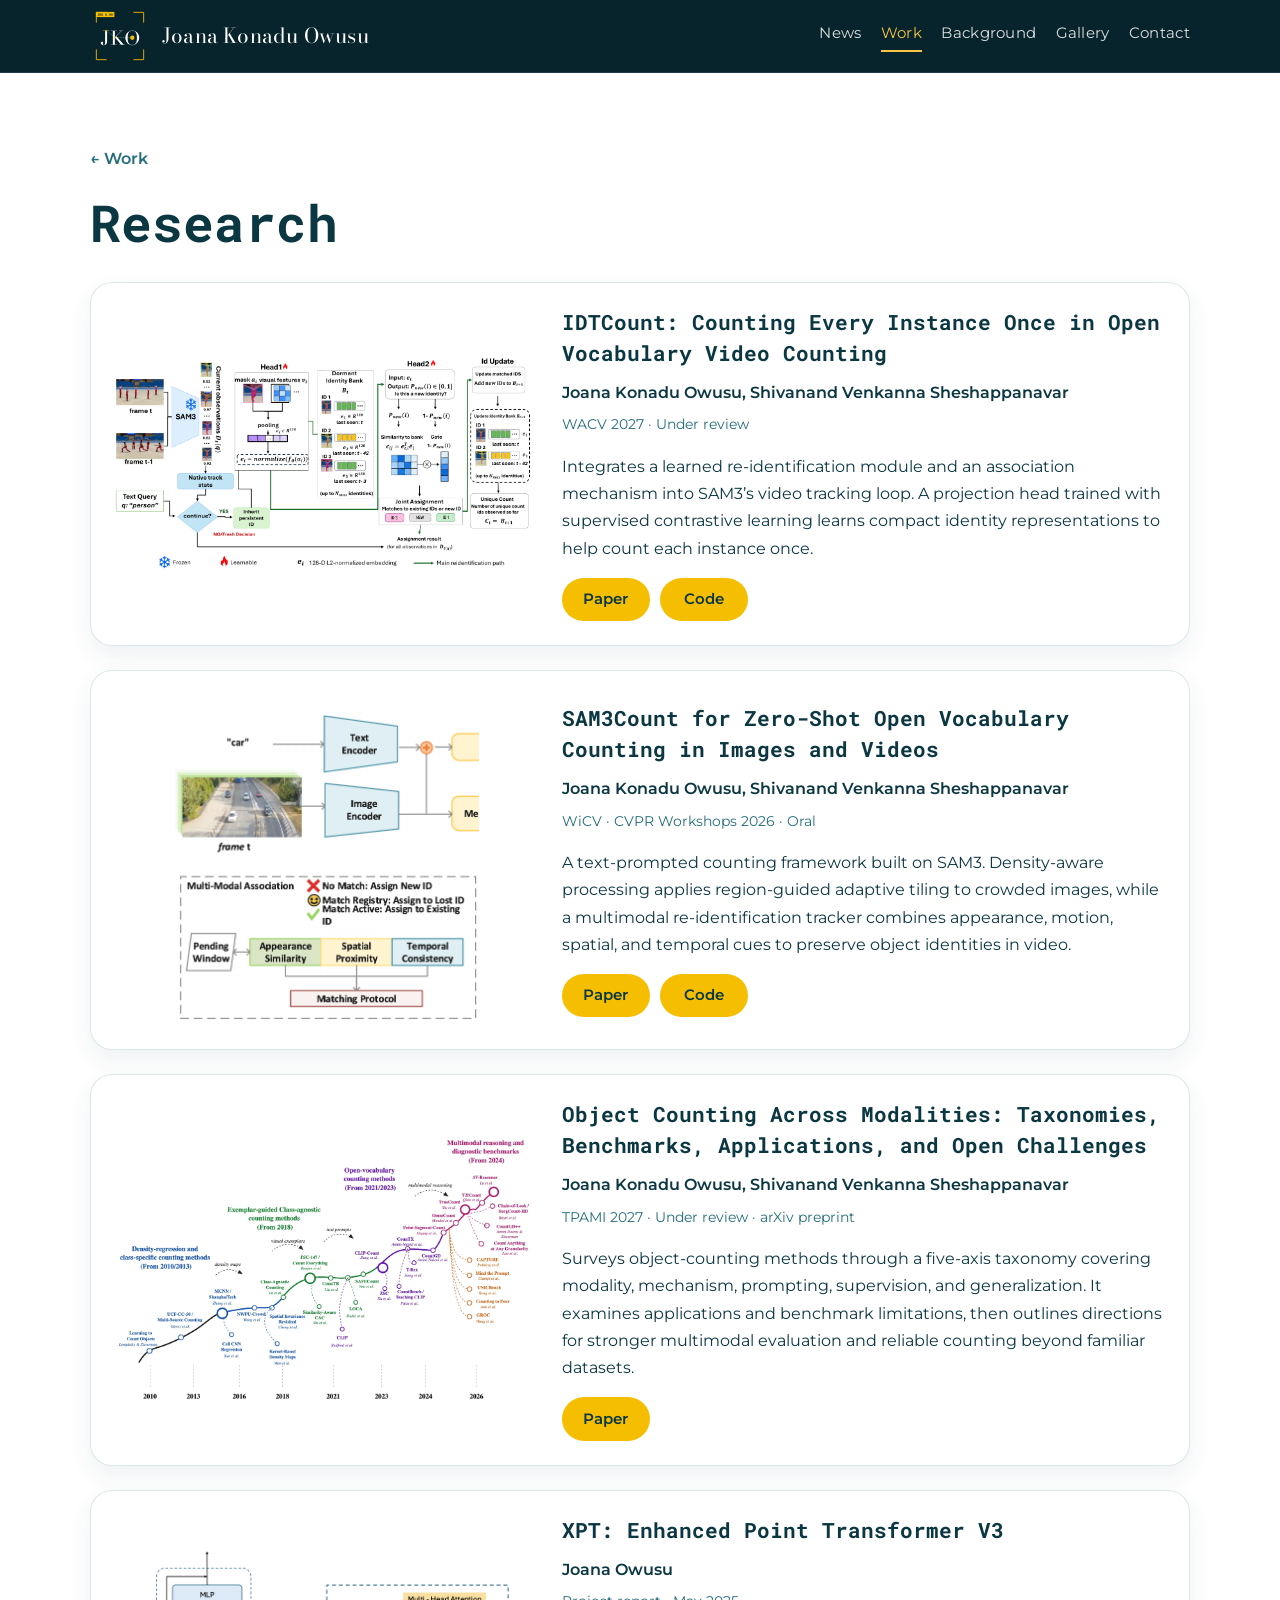
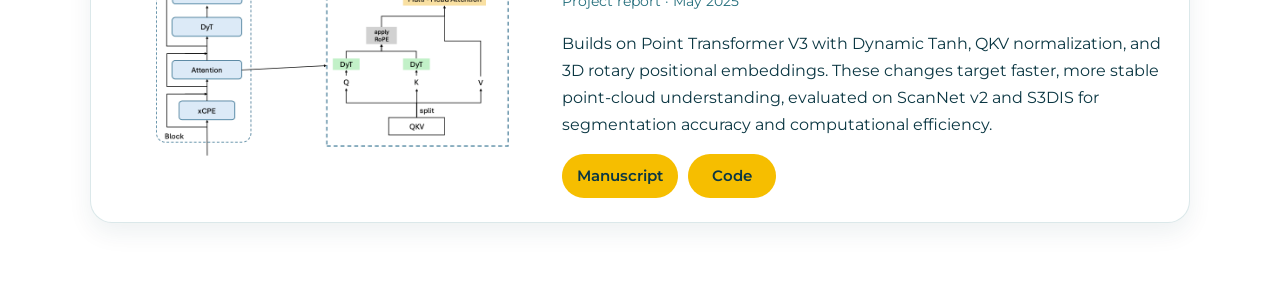
<file: pages/publications.html>
<!DOCTYPE html>
<html lang="en">
  <head>
    <meta charset="UTF-8" />
    <meta name="viewport" content="width=device-width, initial-scale=1.0" />
    <link rel="icon" href="../name_icon.ico" sizes="any" />
    <link rel="icon" type="image/svg+xml" href="../images/branding/favicon.svg?v=3" />
    <link rel="apple-touch-icon" href="../apple-touch-icon.png" />
    <title>Research | Joana Konadu Owusu</title>
    <link href="https://fonts.googleapis.com/css?family=Montserrat:400,600&display=swap" rel="stylesheet" />
    <link href="https://fonts.googleapis.com/css2?family=Roboto+Mono:wght@400;500;600;700&display=swap" rel="stylesheet" />
    <link href="https://fonts.googleapis.com/css2?family=Bodoni+Moda:opsz,wght@6..96,400;6..96,500;6..96,600;6..96,700&display=swap" rel="stylesheet" />
    <link href="https://fonts.googleapis.com/css2?family=DM+Serif+Display&family=Playfair+Display:wght@700;800&display=swap" rel="stylesheet" />
    <link rel="stylesheet" href="../css/styles.css?v=16" />
    <link rel="stylesheet" href="../css/research.css?v=3" />
    <script src="../js/navigation.js?v=1" defer></script>
  </head>
  <body>
    <header class="site-header">
      <div class="nav-wrap">
        <a href="../index.html#top" class="brand"><img src="../images/branding/jko.svg" alt="" width="60" height="60" />Joana Konadu Owusu</a>
        <button class="nav-toggle" type="button" aria-label="Toggle navigation" aria-expanded="false" aria-controls="primary-navigation">
          <svg class="menu-icon" viewBox="0 0 24 24" fill="none" stroke="currentColor" stroke-width="2" aria-hidden="true"><path d="M3 6h18M3 12h18M3 18h18" /></svg>
          <svg class="close-icon" viewBox="0 0 24 24" fill="none" stroke="currentColor" stroke-width="2" aria-hidden="true"><path d="m5 5 14 14M19 5 5 19" /></svg>
        </button>
        <nav id="primary-navigation" class="site-nav" aria-label="Primary navigation">
          <a href="blog.html">News</a>
          <a href="research.html" class="active" aria-current="page">Work</a>
          <a href="../index.html#experience">Background</a>
          <a href="gallery.html">Gallery</a>
          <a href="../index.html#contact">Contact</a>
        </nav>
      </div>
    </header>

    <main>
      <div class="content-wrap research-content">
        <a class="back-link" href="research.html">← Work</a>
        <div class="section-heading"><h1 class="page-heading">Research</h1></div>
        <div class="research-papers">
          <article id="idtcount" class="research-paper card">
            <a class="paper-image" href="../images/project/architecture_idtcount.png" target="_blank" rel="noreferrer" aria-label="View IDTCount: Counting Every Instance Once in Open Vocabulary Video Counting illustration full size"><img src="../images/project/architecture_idtcount.png" alt="IDTCount: Counting Every Instance Once in Open Vocabulary Video Counting — research illustration" loading="lazy" /></a>
            <div class="paper-copy">
              <h2>IDTCount: Counting Every Instance Once in Open Vocabulary Video Counting</h2>
              <p class="paper-authors">Joana Konadu Owusu, Shivanand Venkanna Sheshappanavar</p>
              <p class="paper-venue">WACV 2027 · Under review</p>
              <p>Integrates a learned re-identification module and an association mechanism into SAM3’s video tracking loop. A projection head trained with supervised contrastive learning learns compact identity representations to help count each instance once.</p>
              <div class="pub-links">
                <a href="https://openreview.net/pdf?id=FNnVIBdmQP" class="pub-link" target="_blank" rel="noreferrer">Paper</a>
                <a href="https://github.com/Joan947/OVAC" class="pub-link" target="_blank" rel="noreferrer">Code</a>
              </div>
            </div>
          </article>
          <article id="sam3count" class="research-paper card">
            <a class="paper-image" href="../images/project/sam3count.png" target="_blank" rel="noreferrer" aria-label="View SAM3Count for Zero-Shot Open Vocabulary Counting in Images and Videos illustration full size"><img src="../images/project/sam3count.png" alt="SAM3Count for Zero-Shot Open Vocabulary Counting in Images and Videos — research illustration" loading="lazy" /></a>
            <div class="paper-copy">
              <h2>SAM3Count for Zero-Shot Open Vocabulary Counting in Images and Videos</h2>
              <p class="paper-authors">Joana Konadu Owusu, Shivanand Venkanna Sheshappanavar</p>
              <p class="paper-venue">WiCV · CVPR Workshops 2026 · Oral</p>
              <p>A text-prompted counting framework built on SAM3. Density-aware processing applies region-guided adaptive tiling to crowded images, while a multimodal re-identification tracker combines appearance, motion, spatial, and temporal cues to preserve object identities in video.</p>
              <div class="pub-links">
                <a href="https://openaccess.thecvf.com/content/CVPR2026W/WiCV/html/Owusu_SAM3Count_for_Zero-Shot_Open_Vocabulary_Counting_in_Images_and_Videos_CVPRW_2026_paper.html" class="pub-link" target="_blank" rel="noreferrer">Paper</a>
                <a href="https://github.com/Joan947/SAM3Count" class="pub-link" target="_blank" rel="noreferrer">Code</a>
              </div>
            </div>
          </article>
          <article id="counting-survey" class="research-paper card">
            <a class="paper-image" href="../images/project/counting_methods_timeline.jpg" target="_blank" rel="noreferrer" aria-label="View Object Counting Across Modalities: Taxonomies, Benchmarks, Applications, and Open Challenges illustration full size"><img src="../images/project/counting_methods_timeline.jpg" alt="Object Counting Across Modalities: Taxonomies, Benchmarks, Applications, and Open Challenges — research illustration" loading="lazy" /></a>
            <div class="paper-copy">
              <h2>Object Counting Across Modalities: Taxonomies, Benchmarks, Applications, and Open Challenges</h2>
              <p class="paper-authors">Joana Konadu Owusu, Shivanand Venkanna Sheshappanavar</p>
              <p class="paper-venue">TPAMI 2027 · Under review · arXiv preprint</p>
              <p>Surveys object-counting methods through a five-axis taxonomy covering modality, mechanism, prompting, supervision, and generalization. It examines applications and benchmark limitations, then outlines directions for stronger multimodal evaluation and reliable counting beyond familiar datasets.</p>
              <div class="pub-links">
                <a href="https://arxiv.org/abs/2608.23845" class="pub-link" target="_blank" rel="noreferrer">Paper</a>
              </div>
            </div>
          </article>
          <article id="xpt" class="research-paper card">
            <a class="paper-image" href="../images/project/xpt.png" target="_blank" rel="noreferrer" aria-label="View XPT: Enhanced Point Transformer V3 illustration full size"><img src="../images/project/xpt.png" alt="XPT: Enhanced Point Transformer V3 — research illustration" loading="lazy" /></a>
            <div class="paper-copy">
              <h2>XPT: Enhanced Point Transformer V3</h2>
              <p class="paper-authors">Joana Owusu</p>
              <p class="paper-venue">Project report · May 2025</p>
              <p>Builds on Point Transformer V3 with Dynamic Tanh, QKV normalization, and 3D rotary positional embeddings. These changes target faster, more stable point-cloud understanding, evaluated on ScanNet v2 and S3DIS for segmentation accuracy and computational efficiency.</p>
              <div class="pub-links">
                <a href="https://drive.google.com/file/d/1WwgbGLvQV4104DEeLnZeuevfpYZXNc57/view?usp=sharing" class="pub-link" target="_blank" rel="noreferrer">Manuscript</a>
                <a href="https://github.com/Joan947/XPT" class="pub-link" target="_blank" rel="noreferrer">Code</a>
              </div>
            </div>
          </article>
        </div>
      </div>
    </main>
  </body>
</html>
</file>
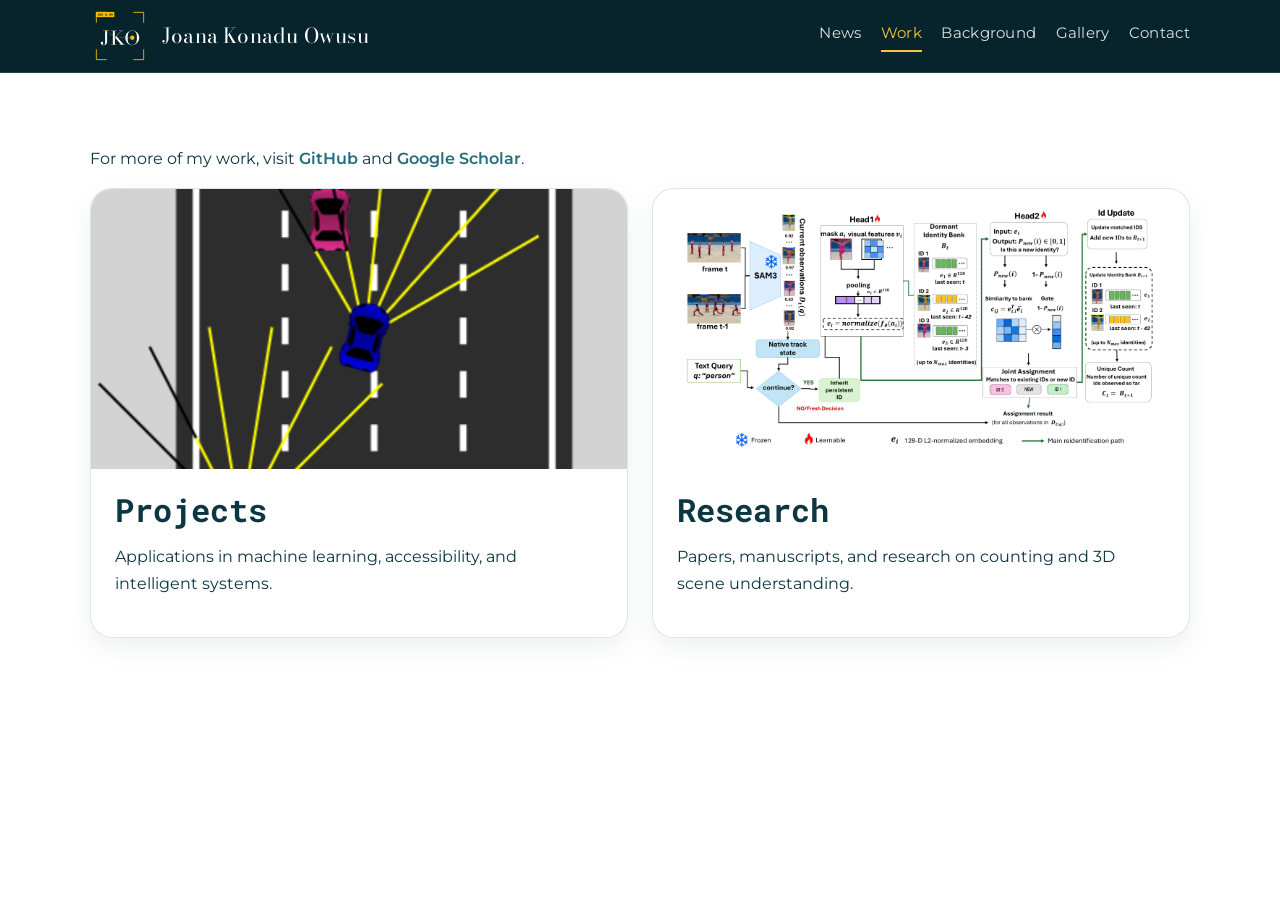
<file: pages/research.html>
<!DOCTYPE html>
<html lang="en">
  <head>
    <meta charset="UTF-8" />
    <meta name="viewport" content="width=device-width, initial-scale=1.0" />
    <link rel="icon" href="../name_icon.ico" sizes="any" />
    <link rel="icon" type="image/svg+xml" href="../images/branding/favicon.svg?v=3" />
    <link rel="apple-touch-icon" href="../apple-touch-icon.png" />
    <title>Work | Joana Konadu Owusu</title>
    <link href="https://fonts.googleapis.com/css?family=Montserrat:400,600&display=swap" rel="stylesheet" />
    <link href="https://fonts.googleapis.com/css2?family=Roboto+Mono:wght@400;500;600;700&display=swap" rel="stylesheet" />
    <link href="https://fonts.googleapis.com/css2?family=Bodoni+Moda:opsz,wght@6..96,400;6..96,500;6..96,600;6..96,700&display=swap" rel="stylesheet" />
    <link href="https://fonts.googleapis.com/css2?family=DM+Serif+Display&family=Playfair+Display:wght@700;800&display=swap" rel="stylesheet" />
    <link rel="stylesheet" href="../css/styles.css?v=16" />
    <link rel="stylesheet" href="../css/research.css?v=3" />
    <script src="../js/navigation.js?v=1" defer></script>
  </head>
  <body>
    <header class="site-header">
      <div class="nav-wrap">
        <a href="../index.html#top" class="brand"><img src="../images/branding/jko.svg" alt="" width="60" height="60" />Joana Konadu Owusu</a>
        <button class="nav-toggle" type="button" aria-label="Toggle navigation" aria-expanded="false" aria-controls="primary-navigation">
          <svg class="menu-icon" viewBox="0 0 24 24" fill="none" stroke="currentColor" stroke-width="2" aria-hidden="true"><path d="M3 6h18M3 12h18M3 18h18" /></svg>
          <svg class="close-icon" viewBox="0 0 24 24" fill="none" stroke="currentColor" stroke-width="2" aria-hidden="true"><path d="m5 5 14 14M19 5 5 19" /></svg>
        </button>
        <nav id="primary-navigation" class="site-nav" aria-label="Primary navigation">
          <a href="blog.html">News</a>
          <a href="research.html" class="active" aria-current="page">Work</a>
          <a href="../index.html#experience">Background</a>
          <a href="gallery.html">Gallery</a>
          <a href="../index.html#contact">Contact</a>
        </nav>
      </div>
    </header>

    <main>
      <div class="content-wrap research-content">
        <p>
          For more of my work, visit
          <a class="text-link" href="https://github.com/Joan947" target="_blank" rel="noreferrer">GitHub</a>
          and <a class="text-link" href="https://scholar.google.com/citations?user=hc8N6B8AAAAJ&amp;hl=en&amp;authuser=1" target="_blank" rel="noreferrer">Google Scholar</a>.
        </p>
        <div class="research-choices">
          <a href="projects.html" class="research-choice card">
            <img src="../images/project/car.png" alt="Self-driving car simulation" />
            <div><h1>Projects</h1><p>Applications in machine learning, accessibility, and intelligent systems.</p></div>
          </a>
          <a href="publications.html" class="research-choice card">
            <img src="../images/project/architecture_idtcount.png" alt="Object-counting architecture" class="diagram" />
            <div><h1>Research</h1><p>Papers, manuscripts, and research on counting and 3D scene understanding.</p></div>
          </a>
        </div>
      </div>
    </main>
  </body>
</html>
</file>
<file: css/styles.css>
/*
  COLOR PALETTE
  Every colour on the site comes from the variables below - change them here.
*/

/* Original - midnight teal + yellow */
:root {
  --color-bg: #ffffff;
  --color-surface: #ffffff;
  --color-text: #0b3743;
  --color-heading: #0b3743;
  --color-ink: #000000;
  --color-header-bg: #07242c;
  --color-on-dark: #ffffff;
  --color-hero-start: #0a3340;
  --color-hero-end: #1f6673;
  --color-hero-text: #ffffff;
  --color-hero-subtitle: #b3e8ed;
  --color-hero-link: #f6be00;
  --color-accent: #f6be00;
  --color-on-accent: #0b3743;
  --color-accent-ink: #f6be00;
  --color-highlight: #f4c542;
  --color-eyebrow: #f6be00;
  --color-mid: #246e7c;
  --color-soft: #93dae1;
  --color-soft-hover: #7ecfd8;
  --color-section-alt: #f4fbfc;
  --color-section-alt-2: #f8fcfd;
  --color-work-bg: #57adb8;
  --color-work-text: #000000;
}

html {
  box-sizing: border-box;
  scroll-behavior: smooth;
}

*, *:before, *:after {
  box-sizing: inherit;
}

body {
  margin: 0;
  padding: 0;
  color: var(--color-text);
  font-family: 'Montserrat', sans-serif;
  font-size: 16px;
  line-height: 1.7;
  background: var(--color-bg);
}

img {
  max-width: 100%;
  display: block;
}

main {
  overflow-x: hidden;
}

a {
  color: var(--color-accent);
  text-decoration: none;
  transition: all 0.2s ease;
}

a:hover {
  opacity: 0.85;
}

h1,
h2,
h3 {
  font-family: 'Roboto Mono', sans-serif;
  margin: 0;
}

h1 {
  font-size: clamp(2.7rem, 6vw, 4.4rem);
  line-height: 1.05;
  color: var(--color-hero-text);
}

h2 {
  font-size: clamp(1.9rem, 3vw, 2.4rem);
  color: var(--color-heading);
  margin-bottom: 0.6rem;
}

h3 {
  font-size: 1.1rem;
  font-weight: 600;
  margin-bottom: 0.5rem;
}

p {
  margin: 0 0 1rem;
}

ul {
  margin: 0;
  padding-left: 1.2rem;
}

.content-wrap,
.content-wrap2,
.nav-wrap {
  width: min(1100px, calc(100% - 2.2rem));
  margin: 0 auto;
}

.content-wrap,
.content-wrap2 {
  padding: 72px 0;
}

.site-header {
  position: sticky;
  top: 0;
  z-index: 1000;
  background: var(--color-header-bg);
  /* background: rgba(11, 55, 67, 0.96); */
  backdrop-filter: blur(10px);
  border-bottom: 1px solid color-mix(in srgb, var(--color-soft) 16%, transparent);
}

.nav-wrap {
  display: flex;
  align-items: center;
  justify-content: space-between;
  gap: 1rem;
  min-height: 72px;
}

.brand {
  display: inline-flex;
  align-items: center;
  gap: 0.75rem;
  font-family: Didot, 'Bodoni 72', 'Bodoni Moda', 'Playfair Display', serif;
  font-size: 1.3rem;
  font-weight: 400;
  color: var(--color-on-dark);
  letter-spacing: 0.01em;
}

.site-nav {
  display: flex;
  flex-wrap: wrap;
  gap: 1.2rem;
}

.site-nav a {
  color: rgba(255, 255, 255, 0.86);
  font-size: 0.95rem;
  letter-spacing: 0.02em;
  padding-bottom: 0.25rem;
  border-bottom: 2px solid transparent;
}


.site-nav a:hover {
  color: var(--color-on-dark);
  border-bottom-color: var(--color-accent);
  opacity: 1;
}
.site-nav a.active {
  color: var(--color-highlight);
  border-bottom: 2px solid var(--color-highlight);
}
.hero-section {
  background: linear-gradient(135deg, var(--color-hero-start) 30%, var(--color-hero-end) 100%);
  color: var(--color-hero-text);
}

.hero-layout {
  display: grid;
  grid-template-columns: minmax(260px, 320px) minmax(0, 1.45fr);
  align-items: center;
  gap: 2.5rem;
}

.typed {
  display: inline-block;
  overflow: hidden;
  white-space: nowrap;
  width: 0;
  /* border-right: 2px solid #f6be00; */
}

.typed-line-1 {
  animation: typing 1.8s steps(22, end) forwards, blink-caret 0.8s step-end 4;
}

.typed-line-2 {
  width: 0;
  opacity: 0;
  animation:
    reveal-line 0s linear 1.9s forwards,
    typing 2.2s steps(52, end) 1.9s forwards,
    blink-caret 0.8s step-end 1.9s 6;
}
@keyframes typing {
  from { width: 0; }
  to { width: 100%; }
}

@keyframes blink-caret {
  50% { border-color: transparent; }
}

@keyframes reveal-line {
  from { opacity: 1; }
  to { opacity: 1; }
}


.profile-content h2 {
  color: var(--color-hero-subtitle);
  font-size: 1.15rem;
  margin: 1rem 0 1.1rem;
}

.profile-content p {
  max-width: 680px;
}

.profile-content a {
  color: var(--color-hero-link);
}

.eyebrow {
  font-family: 'Roboto Mono', sans-serif;
  text-transform: uppercase;
  letter-spacing: 0.12em;
  font-size: 0.8rem;
  color: var(--color-eyebrow);
  margin-bottom: 1rem;
}

.section-label {
  display: none;
}

.hero-actions {
  display: flex;
  flex-wrap: wrap;
  gap: 0.9rem;
  margin-top: 1.5rem;
}

.profile-pic {
  width: 300px;
  height: 375px;
  justify-self: center;
  overflow: hidden;
  border-radius: 30px;
  border: 3px solid color-mix(in srgb, var(--color-accent) 72%, transparent);
  box-shadow: 0 22px 52px rgba(0, 0, 0, 0.26);
}

.profile-pic img {
  width: 100%;
  height: 100%;
  object-fit: cover;
}

.flat-button,
.btn,
.link-button {
  display: inline-block;
  padding: 0.78rem 1.15rem;
  border-radius: 999px;
  border: 1px solid var(--color-accent);
  color: var(--color-on-accent);
  background: var(--color-accent);
  font-weight: 600;
  font-size: 0.94rem;
}

/* hover state */
.btn:hover,
.link-button:hover {
  background: transparent;
}

.button-secondary {
  background: transparent;
  color: var(--color-hero-text);
  border-color: color-mix(in srgb, var(--color-hero-text) 70%, transparent);
}

.button-secondary:hover {
  background: color-mix(in srgb, var(--color-hero-text) 8%, transparent);
}

.section-block {
  scroll-margin-top: 92px;
  color: var(--color-ink);
}

.section-heading {
  margin-bottom: 2rem;
}

.img-wrap {
  position: relative;
  background: var(--color-section-alt);
}

.img-wrap::before {
  content: "";
  position: absolute;
  inset: 0;
  background-image: url(../images/project/projects.jpg);
  background-repeat: no-repeat;
  background-position: top right;
  background-size: min(32%, 420px);
  opacity: 0.06;
  pointer-events: none;
}

.news {
  background: var(--color-bg);
}

.news-card {
  border-left: 5px solid var(--color-accent);
  padding-left: 5%;
  padding-bottom: 2%;
}

.news-card h3 {
  color: var(--color-heading);
}

.projects {
  position: relative;
}

.projects a:not(.btn) {
  color: var(--color-mid);
}

.project-grid {
  display: grid;
  grid-template-columns: repeat(2, minmax(0, 1fr));
  gap: 1.4rem;
}

.card,
.edu-card,
.pub-item {
  background: var(--color-surface);
  border: 1px solid color-mix(in srgb, var(--color-mid) 16%, transparent);
  border-radius: 22px;
  box-shadow: 0 10px 25px color-mix(in srgb, var(--color-text) 7%, transparent);
}

.project-item {
  display: grid;
  grid-template-columns: 220px 1fr;
  gap: 1.2rem;
  padding: 1.15rem;
  align-items: start;
}

.project-item img {
  width: 100%;
  height: 170px;
  object-fit: cover;
  border-radius: 16px;
}

.project-item p {
  font-size: 0.96rem;
}

.work-experience {
  /* background: #8fd4dd; */
  background: var(--color-work-bg);
  color: var(--color-work-text);
}

.divider > section {
  border-bottom: 1px dashed color-mix(in srgb, var(--color-text) 30%, transparent);
  padding: 1.6rem 0;
}

.divider > section:last-of-type {
  border-bottom: 0;
}

.job-item {
  display: grid;
  grid-template-columns: 250px 1fr;
  gap: 1.5rem;
}

.job-details p,
.job-summary p,
.job-summary li {
  margin-bottom: 0.4rem;
}

.job-details p:first-of-type {
  font-style: italic;
}

.job-summary a,
.work-experience a {
  color: var(--color-work-text);
  font-weight: 600;
}

.education {
  background: linear-gradient(color-mix(in srgb, var(--color-bg) 80%, transparent), color-mix(in srgb, var(--color-bg) 90%, transparent)),
    url(../images/joanna-kosinska-unsplash.jpg) center/cover no-repeat;
}

.edu-card,
.pub-item {
  padding: 1.3rem 1.4rem;
  margin-bottom: 1rem;
}

.detail-grid {
  display: grid;
  grid-template-columns: repeat(2, minmax(0, 1fr));
  gap: 1rem;
  margin-top: 0.4rem;
}

.detail-card {
  margin-bottom: 0;
}

.tag-list {
  display: flex;
  flex-wrap: wrap;
  gap: 0.65rem;
}

.tag {
  display: inline-flex;
  align-items: center;
  padding: 0.5rem 0.85rem;
  border-radius: 999px;
  background: color-mix(in srgb, var(--color-soft) 28%, transparent);
  color: var(--color-text);
  font-size: 0.92rem;
  font-weight: 600;
}

.skill-block p:last-child {
  margin-bottom: 0;
}

.publications {
  background: var(--color-section-alt-2);
}

.pub-card {
  display: block;
}

.pub-copy p:last-child {
  margin-bottom: 0;
}

.pub-links {
  display: flex;
  flex-wrap: wrap;
  gap: 0.65rem;
  justify-content: flex-end;
}

.pub-link,
.pub-link:visited {
  display: inline-flex;
  align-items: center;
  justify-content: center;
  min-width: 88px;
  padding: 0.58rem 0.95rem;
  border-radius: 999px;
  font-size: 0.92rem;
  font-weight: 600;
  text-decoration: none;
  background: var(--color-accent) !important;
  border-color: var(--color-accent) !important;
  color: var(--color-on-accent) !important;
}

.pub-link:hover,
.pub-link:focus,
.pub-link:active {

  border: 1px solid var(--color-accent) !important;
  background: transparent !important;
  color: var(--color-accent-ink) !important;
}

/* .pub-link:hover {
  opacity: 1;
  background: #f6be00;
  border-color: #f6be00;
  color: var(--color-text);
} */


.pub-item h3 a {
  color: var(--color-heading);
}

.pub-item h3 a:hover {
  color: var(--color-mid);
}

footer {
  background: var(--color-header-bg);
  color: var(--color-on-dark);
}

footer h2 {
  color: var(--color-on-dark);
}

.contact-list {
  list-style: none;
  padding: 0;
  display: flex;
  flex-wrap: wrap;
  gap: 0.8rem 1.2rem;
}

.contact-list a {
  color: var(--color-accent);
}

@media screen and (max-width: 900px) {
  .hero-layout,
  .project-item,
  .job-item,
  .detail-grid {
    grid-template-columns: 1fr;
  }


  .project-grid {
    grid-template-columns: 1fr;
  }

  .profile-pic {
    width: 260px;
    height: 325px;
  }
}

@media screen and (max-width: 700px) {
  .nav-wrap {
    min-height: auto;
    padding: 0.85rem 0;
    flex-direction: column;
    align-items: flex-start;
  }

  .site-nav {
    gap: 0.8rem 1rem;
  }

  .content-wrap,
  .content-wrap2 {
    padding: 56px 0;
  }

  .profile-pic {
    width: 220px;
    height: 275px;
  }

  .hero-actions {
    flex-direction: column;
    align-items: flex-start;
  }

  .flat-button,
  .btn,
  .link-button {
    width: 100%;
    text-align: center;
  }

  .contact-list {
    flex-direction: column;
    gap: 0.4rem;
  }
}


/* v6 adjustments */
.hero-actions .flat-button,
.hero-actions .flat-button:visited {
  color: var(--color-on-accent);
}
.hero-actions .button-secondary,
.hero-actions .button-secondary:visited {
  color: var(--color-hero-text);
}
.pub-card {
  display: block;
}
.pub-copy {
  width: 100%;
}
.pub-links {
  margin-top: 1rem;
  justify-content: flex-start;
}
.pub-link {
  background: var(--color-soft);
  border-color: var(--color-soft);
}

.pub-link,
.pub-link:visited {
  background: var(--color-soft);
  border-color: var(--color-soft);
  color: var(--color-text);
}
.pub-link:hover,
.pub-link:focus {
  opacity: 1;
  background: var(--color-soft-hover);
  border-color: var(--color-soft-hover);
  color: var(--color-text);
}


/* @media screen and (max-width: 749px) {
  .typed {
    overflow: visible;
    white-space: normal;
    width: 100%;
    animation-duration: 1.1s;
  }
} */
@media screen and (max-width: 749px) {
  .typed {
    overflow: visible;
    white-space: normal;
    width: 100%;
    border-right: none;
    animation: none;
    opacity: 1;
  }
}
/* Match homepage project images to the adjacent text and button height. */
@media screen and (min-width: 901px) {
  #projects .project-item > img {
    height: 0;
    min-height: 100%;
    align-self: stretch;
  }
}

.brand > img { flex: 0 0 60px; width: 60px; height: 60px; }


/* Original homepage greeting typography. */
.hero-section h1 {
  font-family: 'Roboto Mono', sans-serif;
  font-weight: 700;
  -webkit-text-stroke: 0.45px currentColor;
  line-height: 1.05;
  padding-bottom: 0;
  letter-spacing: normal;
  transform: none;
}

/* Greeting: "Hi" types in, the "!" blinks like a cursor, then "I am Joana" continues. */
.typed.typed-line-1 {
  display: block;
  width: auto;
  animation: none;
  white-space: nowrap;
}
.typed-line-1 span { display: inline-block; white-space: pre; }
.hi-part { clip-path: inset(0 100% 0 0); animation: reveal-clip 0.45s steps(8, end) 0.1s forwards; }
.hi-bang { opacity: 0; animation: show 0s linear 0.55s forwards, bang-blink 0.5s step-end 0.9s 3; }
.hi-rest { clip-path: inset(0 100% 0 0); animation: reveal-clip 1.3s steps(22, end) 2.4s forwards; }
@keyframes reveal-clip { to { clip-path: inset(0 0 0 0); } }
@keyframes show { to { opacity: 1; } }
@keyframes bang-blink { 0% { opacity: 1; } 50% { opacity: 0; } }
@media screen and (min-width: 750px) {
  .typed-line-2 {
    animation:
      reveal-line 0s linear 3.8s forwards,
      typing 2.2s steps(52, end) 3.8s forwards,
      blink-caret 0.8s step-end 3.8s 6;
  }
}
@media (prefers-reduced-motion: reduce) {
  .hi-part, .hi-rest { clip-path: none; animation: none; }
  .hi-bang { opacity: 1; animation: none; }
}

/* Mobile navigation; links remain visible when JavaScript is unavailable. */
.nav-toggle { display: none; }
@media screen and (max-width: 700px) {
  .nav-ready .nav-wrap {
    flex-direction: row;
    flex-wrap: wrap;
    align-items: center;
    gap: 0.5rem;
  }
  .nav-ready .brand { flex: 1; min-width: 0; }
  .nav-ready .nav-toggle {
    display: inline-flex;
    align-items: center;
    justify-content: center;
    flex: 0 0 44px;
    width: 44px;
    height: 44px;
    padding: 10px;
    border: 1px solid currentColor;
    border-radius: 8px;
    color: #fff;
    background: transparent;
    cursor: pointer;
  }
  .nav-toggle svg { width: 22px; height: 22px; }
  .nav-toggle:focus-visible { outline: 2px solid currentColor; outline-offset: 3px; }
  .nav-ready .site-nav { display: none; flex-basis: 100%; }
  .nav-ready .nav-toggle[aria-expanded="true"] + .site-nav {
    display: flex;
    flex-direction: column;
    gap: 0;
    padding-top: 0.5rem;
  }
  .nav-ready .site-nav a { padding: 0.65rem 0; }
  .nav-toggle .close-icon { display: none; }
  .nav-toggle[aria-expanded="true"] .menu-icon { display: none; }
  .nav-toggle[aria-expanded="true"] .close-icon { display: block; }
}
@media screen and (max-width: 749px) {
  .typed.typed-line-1, .typed-line-1 span { white-space: normal; display: inline; }
  .hi-part, .hi-rest { clip-path: none; animation: none; }
  .hi-bang { opacity: 1; animation: none; }
}
</file>
<file: css/blog.css>
.blog-heading { color: var(--color-heading); margin-bottom: 1rem; }
.blog-grid { display: grid; grid-template-columns: repeat(2, minmax(0, 1fr)); gap: 1.5rem; align-items: start; }
.blog-card { overflow: hidden; scroll-margin-top: 160px; }
.blog-card:target { outline: 3px solid var(--color-accent); outline-offset: 4px; }
.blog-cover { display: block; aspect-ratio: 16 / 10; background: var(--color-section-alt); }
.blog-cover img { width: 100%; height: 100%; object-fit: cover; }
.diagram-cover img { object-fit: contain; padding: 12px; background: white; }
.blog-copy { padding: 1.4rem; }
.blog-meta { display: flex; flex-wrap: wrap; gap: .8rem; align-items: center; margin-bottom: 1rem; font-size: .85rem; }
.blog-meta .tag { text-transform: capitalize; font-size: .8rem; padding: .25rem .7rem; }
.blog-copy h2 { font-size: 1.25rem; line-height: 1.5; margin-bottom: .8rem; }
.blog-copy p { color: var(--color-text); }
.blog-link { color: var(--color-mid); font-weight: 600; text-decoration: underline; text-underline-offset: 4px; }
.blog-cover:focus-visible, .blog-link:focus-visible { outline: 3px solid var(--color-mid); outline-offset: -3px; }
@media (max-width: 700px) { .blog-grid { grid-template-columns: 1fr; } }
</file>
<file: css/research.css>
.page-heading { color: var(--color-heading); font-size: clamp(2rem, 5vw, 3.2rem); margin-bottom: 1rem; }
.research-choices { display: grid; grid-template-columns: repeat(2, minmax(0, 1fr)); gap: 1.5rem; }
.research-choice { display: block; color: var(--color-text); overflow: hidden; }
.research-choice:hover { opacity: 1; border-color: var(--color-mid); }
.research-choice > img { width: 100%; height: 280px; object-fit: cover; }
.research-choice > img.diagram { object-fit: contain; padding: 18px; }
.research-choice > div { padding: 1.5rem; }
.research-choice h1 { font-size: 2rem; color: var(--color-heading); margin-bottom: 1rem; }
.choice-link, .back-link, .text-link { color: var(--color-mid); font-weight: 600; }
.back-link { display: inline-block; margin-bottom: 1.5rem; }
.research-papers { display: grid; gap: 1.5rem; }
.research-paper { display: grid; grid-template-columns: minmax(0, 0.9fr) minmax(0, 1.3fr); gap: 1.8rem; padding: 1.5rem; align-items: center; scroll-margin-top: 140px; }
.paper-image { display: block; }
.paper-image img { width: 100%; height: auto; max-height: 330px; object-fit: contain; }
.paper-copy h2, .paper-copy h3 { font-size: 1.3rem; line-height: 1.5; }
.paper-authors { font-weight: 600; margin-bottom: .4rem; }
.paper-venue { color: var(--color-mid); font-size: .9rem; }
.standalone-projects .project-item { grid-template-columns: 1fr; }
.standalone-projects .project-item img { height: 240px; object-fit: contain; }
.research-content a:focus-visible { outline: 3px solid var(--color-mid); outline-offset: 4px; }
@media (max-width: 700px) {
 .research-choices, .research-paper { grid-template-columns: 1fr; }
 .research-choice > img { height: 220px; }
 .research-paper { gap: 1rem; padding: 1.1rem; }
}

.preview-more { margin-top: 1.5rem; }
</file>
